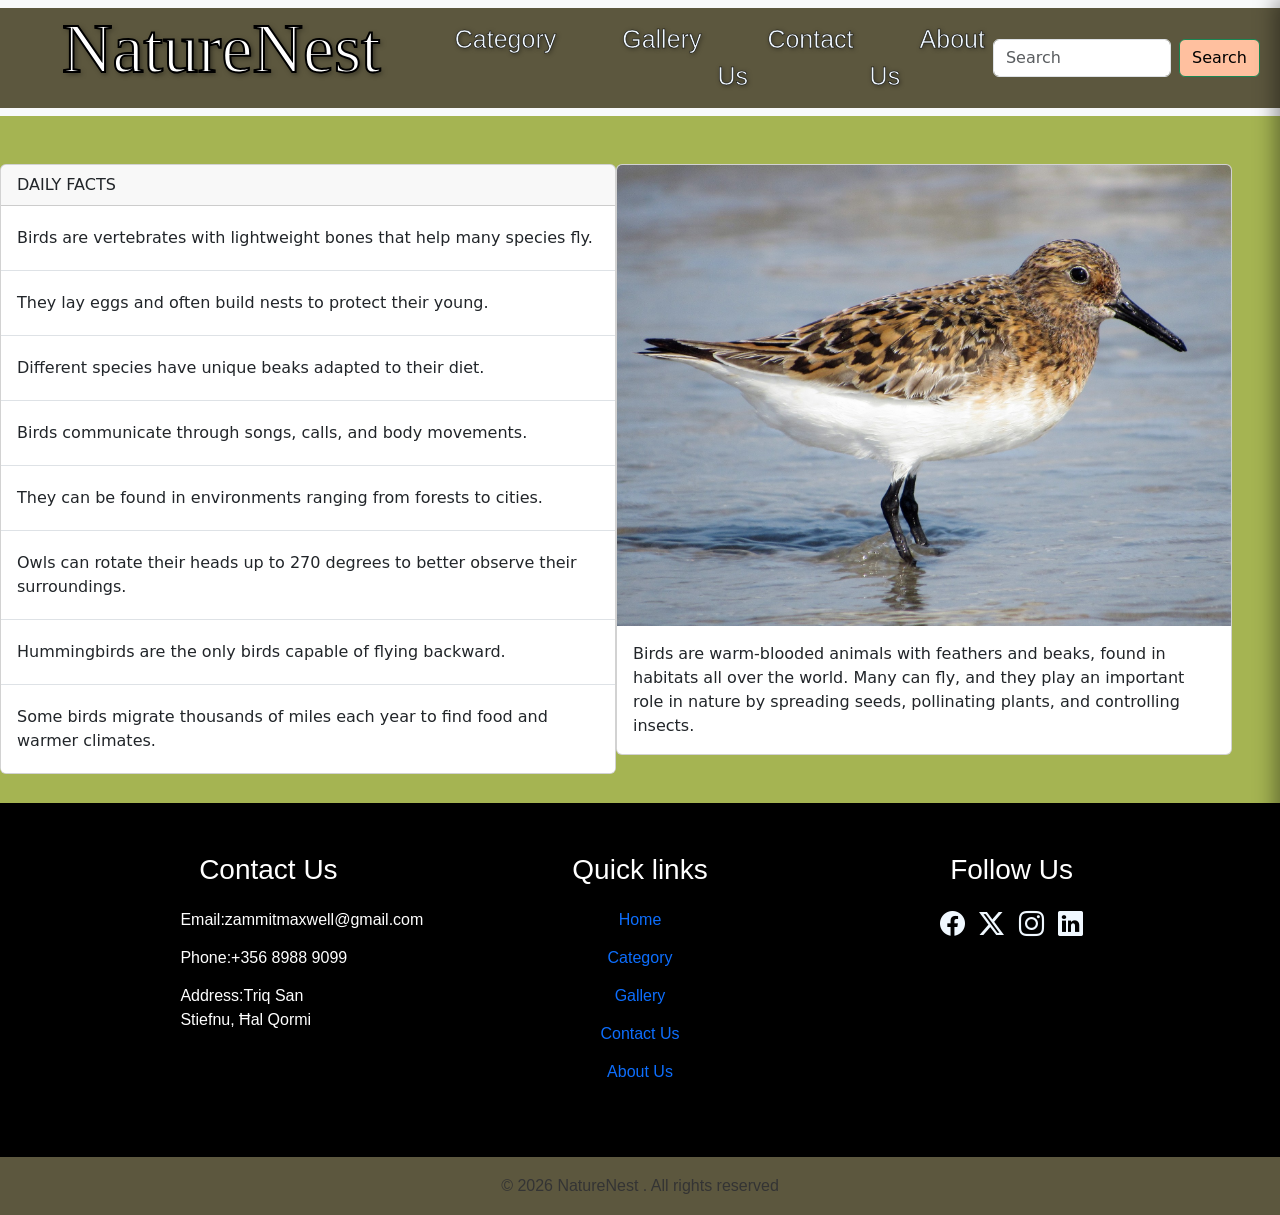
<file: index.html>
<!DOCTYPE html>
<html lang="en">
<head>
    <meta charset="UTF-8">
    <meta name="viewport" content="width=device-width, initial-scale=1.0">
    <title>Home Page</title>
    
    
    <link href="https://cdn.jsdelivr.net/npm/bootstrap@5.3.0/dist/css/bootstrap.min.css" rel="stylesheet">
    <link rel="stylesheet" href="style.css">
    <link href="https://cdn.jsdelivr.net/npm/bootstrap-icons@1.11.3/font/bootstrap-icons.min.css" rel="stylesheet">
    
</head>

<body>
    
    <script src="https://cdn.jsdelivr.net/npm/bootstrap@5.3.0/dist/js/bootstrap.bundle.min.js"></script>
    
    <!-- The navbar, what I did so far is color(css) and changed the names -->
    <nav class="navbar navbar-expand-lg bg-body-tertiary">
        <div class="container-fluid">
            <a class="navbar-brand" href="index.html">NatureNest</a>
            <button class="navbar-toggler" type="button" data-bs-toggle="collapse" data-bs-target="#navbarSupportedContent" aria-controls="navbarSupportedContent" aria-expanded="false" aria-label="Toggle navigation">
                <span class="navbar-toggler-icon"></span>
            </button>
            <div class="collapse navbar-collapse" id="navbarSupportedContent">
                <ul class="navbar-nav me-auto mb-2 mb-lg-0 text-align: center">
                    <li class="nav-item">
                        <a class="nav-link" href="category.html">Category</a>
                    </li>
                    <li class="nav-item">
                        <a class="nav-link" href="gallery.html">Gallery</a>
                    </li>
                    <li class="nav-item">
                        <a class="nav-link" href="contact us.html">Contact Us</a>
                    </li>
                    <li class="nav-item">
                        <a class="nav-link" href="about us.html">About Us</a>
                    </li>
                </ul>
                <form class="d-flex" role="search">
                    <input class="form-control type="search" placeholder="Search" aria-label="Search"/>
                    <button class="btn btn-outline-success  me-2 ms-2"" type="submit">Search</button>
                </form>
            </div>
        </div>
    </nav>
    
    <!-- I did a box with daily facts of birds that that is visble on the left side of the page-->
    <div class="d-flex justify-content-between align-items-start">
        <div class="card ms-auto mt-5" style="width: 40rem;">
            <div class="card-header">
                DAILY FACTS
            </div>
            <ul class="list-group list-group-flush">
                <li class="list-group-item">Birds are vertebrates with lightweight bones that help many species fly.</li>
                <li class="list-group-item">They lay eggs and often build nests to protect their young.</li>
                <li class="list-group-item">Different species have unique beaks adapted to their diet.</li>
                <li class="list-group-item">Birds communicate through songs, calls, and body movements.</li>
                <li class="list-group-item">They can be found in environments ranging from forests to cities.</li>
                <li class="list-group-item">Owls can rotate their heads up to 270 degrees to better observe their surroundings.</li>
                <li class="list-group-item">Hummingbirds are the only birds capable of flying backward.</li>
                <li class="list-group-item">Some birds migrate thousands of miles each year to find food and warmer climates.</li>
            </ul>
        </div>
        
        
        
        
        <div class= "card ms-auto me-5 mt-5 mb-5" style= "width: 40rem;" >
            <img src="/Images of birds/Birds photos/1800.jpg" class="card-img-top" alt="https://cdn.download.ams.birds.cornell.edu/api/v1/asset/64814541/1800">
            <div class="card-body">
                <p class="card-text">Birds are warm-blooded animals with feathers and beaks, found in habitats all over the world. Many can fly, and they play an important role in nature by spreading seeds, pollinating plants, and controlling insects.</p>
            </div>
        </div>
    </div>
    
    <!-- footer. tried finding something on boostsrap but couldnt find anything, so I went on youtube and browse some vids and follow a vid that i liked-->
    <footer>
        <div class="container">
            <div class="footer-content">
                <h3>Contact Us</h3>
                <p>Email:zammitmaxwell@gmail.com</p>
                <p>Phone:+356 8988 9099</p>
                <p>Address:Triq San Stiefnu, Ħal Qormi</p>
            </div>
            
            <div class="footer-content">
                <h3>Quick links</h3>
                <ul class="list">
                    <li><a href="index.html">Home</a></li>
                    <li><a href="category.html">Category</a></li>
                    <li><a href="gallery.html">Gallery</a></li>
                    <li><a href="contact us.html">Contact Us</a></li>
                    <li><a href="about us.html">About Us</a></li>
                </ul>
            </div>
            <div class="footer-content">
                <h3>Follow Us</h3>
                <ul class="social-icons">
                    <li><a href="https://www.facebook.com/"><i class="bi bi-facebook"></i></a></li>
                    <li><a href="https://x.com/"><i class="bi bi-twitter-x"></i></a></li>
                    <li><a href="https://www.instagram.com/"><i class="bi bi-instagram"></i></a></li>
                    <li><a href="https://mt.linkedin.com/"><i class="bi bi-linkedin"></i></a></li>
                </ul>
            </div>
        </div>
        <div class="bottom-bar">
            <p>&copy; 2026 NatureNest . All rights reserved</p>
        </div>
    </footer>
    
    <!-- Firsty with the help of youtube and boostrap but mainly youtube, I created a sidebar with a sign in and sign up ( doesnt work) what I did was create a link(a) to the two bottoms so when the user press login it takes them to the home page -->

    <div class="login-sidebar">
        <h2>Login</h2>
        <input type="text" placeholder="Username">
        <input type="password" placeholder="Password">
        <a href="index.html"><button>Login</button></a>
        <hr>
        <h3>Sign Up</h3>
        <input type="email" placeholder="Email">
        <input type="password" placeholder="Create Password">
        <a href="index.html"> <button>Sign Up</button></a>
    </div>
    
</body>
</html>
</file>
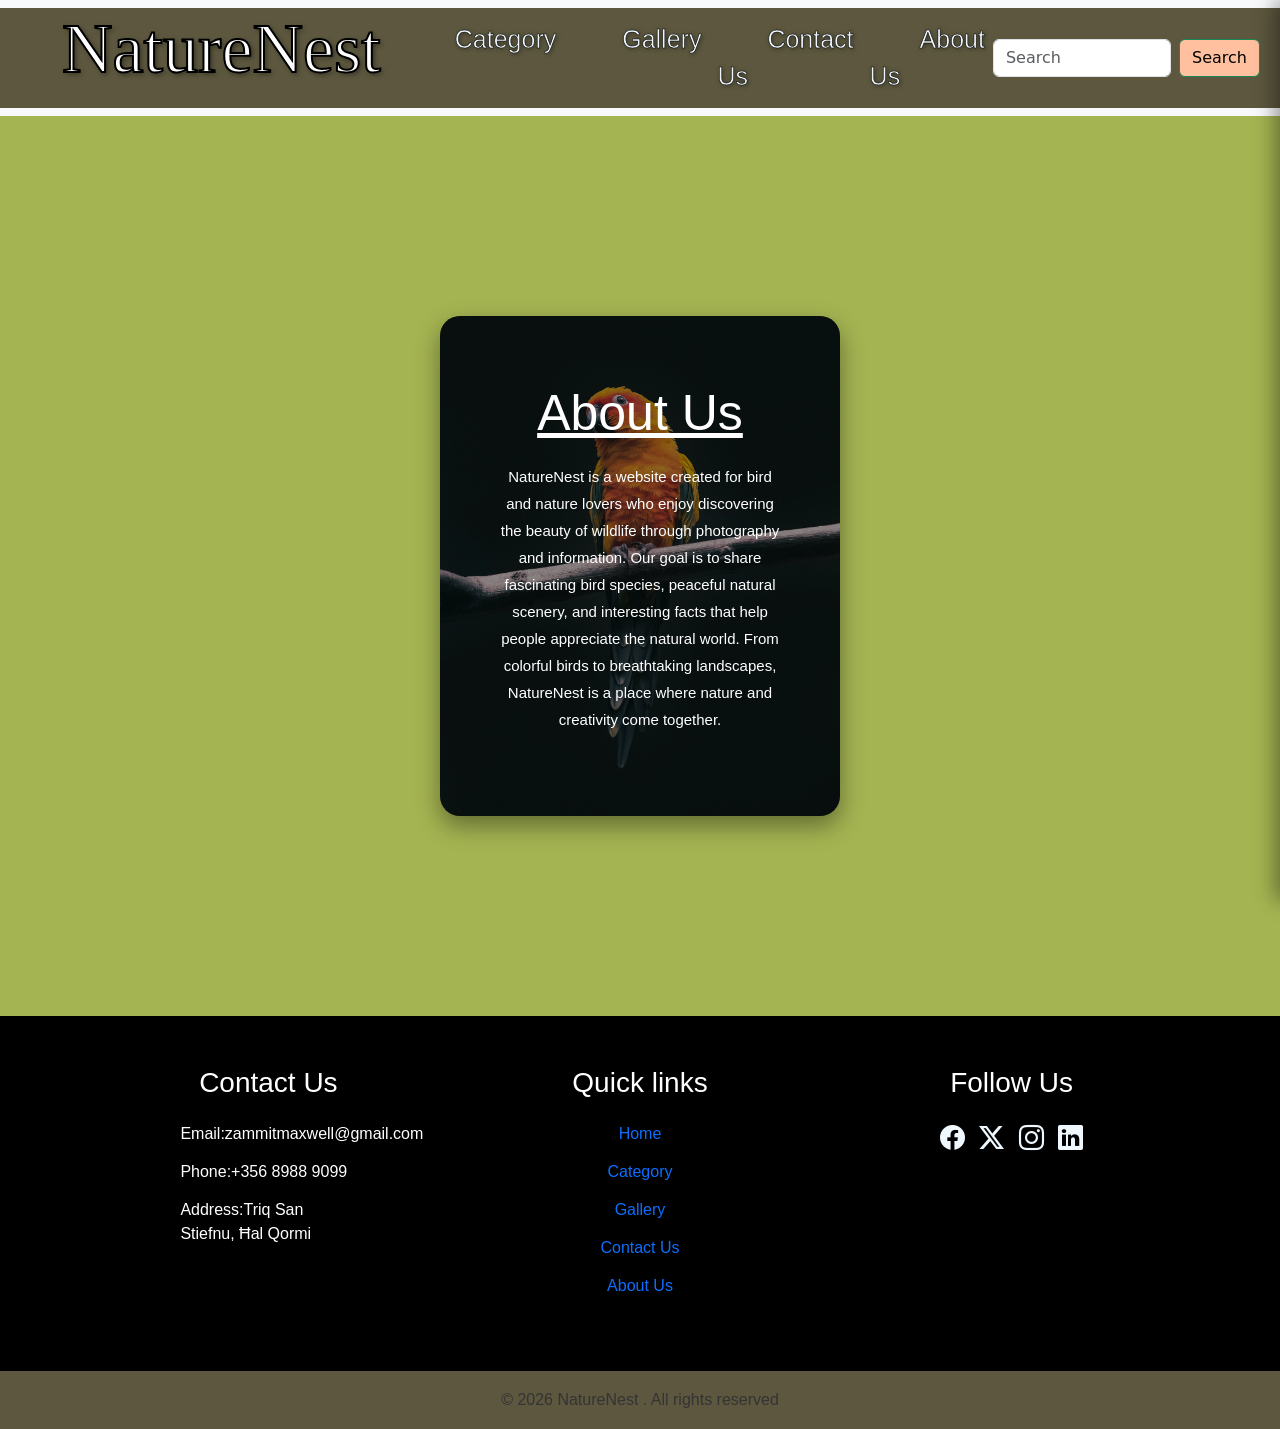
<file: about us.html>
<!DOCTYPE html>
<html lang="en">
<head>
    <meta charset="UTF-8">
    <meta name="viewport" content="width=device-width, initial-scale=1.0">
    <title>About us</title>
    
    <link href="https://cdn.jsdelivr.net/npm/bootstrap@5.3.0/dist/css/bootstrap.min.css" rel="stylesheet">
    <link href="https://cdn.jsdelivr.net/npm/bootstrap-icons@1.11.3/font/bootstrap-icons.min.css" rel="stylesheet">
    <link rel="stylesheet" href="style.css">
    
    
</head>
<body>
    
    <!-- pasted the same navbar and did the same stuff with the linking pages -->
    <nav class="navbar navbar-expand-lg bg-body-tertiary">
        <div class="container-fluid">
            <a class="navbar-brand" href="index.html">NatureNest</a>
            <button class="navbar-toggler" type="button" data-bs-toggle="collapse" data-bs-target="#navbarSupportedContent" aria-controls="navbarSupportedContent" aria-expanded="false" aria-label="Toggle navigation">
                <span class="navbar-toggler-icon"></span>
            </button>
            <div class="collapse navbar-collapse" id="navbarSupportedContent">
                <ul class="navbar-nav me-auto mb-2 mb-lg-0 text-align: center">
                    <li class="nav-item">
                        <a class="nav-link" href="category.html">Category</a>
                    </li>
                    <li class="nav-item">
                        <a class="nav-link" href="gallery.html">Gallery</a>
                    </li>
                    <li class="nav-item">
                        <a class="nav-link" href="contact us.html">Contact Us</a>
                    </li>
                    <li class="nav-item">
                        <a class="nav-link" href="about us.html">About Us</a>
                    </li>
                </ul>
                <form class="d-flex" role="search">
                    <input class="form-control type="search" placeholder="Search" aria-label="Search"/>
                    <button class="btn btn-outline-success  me-2 ms-2"" type="submit">Search</button>
                </form>
            </div>
        </div>
    </nav>
    

<!-- what i did is a about me card with a background images with the help of boostrap and youtube -->
<div>
    <div class="about-section">
        <div class="about-card">
            <div class="card-content">
                <h2>About Us</h2>
                <p>
                    NatureNest is a website created for bird and nature lovers who enjoy discovering the beauty of wildlife through photography and information. Our goal is to share fascinating bird species, peaceful natural scenery, and interesting facts that help people appreciate the natural world. From colorful birds to breathtaking landscapes, NatureNest is a place where nature and creativity come together.
                </p>
            </div>
        </div>
    </div>
    
    <div>
        <footer>
            <div class="container">
                <div class="footer-content">
                    <h3>Contact Us</h3>
                    <p>Email:zammitmaxwell@gmail.com</p>
                    <p>Phone:+356 8988 9099</p>
                    <p>Address:Triq San Stiefnu, Ħal Qormi</p>
                </div>
                
                <div class="footer-content">
                    <h3>Quick links</h3>
                    <ul class="list">
                        <li><a href="index.html">Home</a></li>
                        <li><a href="category.html">Category</a></li>
                        <li><a href="gallery.html">Gallery</a></li>
                        <li><a href="contact us.html">Contact Us</a></li>
                        <li><a href="about us.html">About Us</a></li>
                    </ul>
                </div>
                <div class="footer-content">
                    <h3>Follow Us</h3>
                    <ul class="social-icons">
                        <li><a href="https://www.facebook.com/"><i class="bi bi-facebook"></i></a></li>
                        <li><a href="https://x.com/"><i class="bi bi-twitter-x"></i></a></li>
                        <li><a href="https://www.instagram.com/"><i class="bi bi-instagram"></i></a></li>
                        <li><a href="https://mt.linkedin.com/"><i class="bi bi-linkedin"></i></a></li>
                    </ul>
                </div>
            </div>
            <div class="bottom-bar">
                <p>&copy; 2026 NatureNest . All rights reserved</p>
            </div>
        </footer>
    </div>
    
<!-- Firsty with the help of youtube and boostrap but mainly youtube, I created a sidebar with a sign in and sign up ( doesnt work) what I did was create a link(a) to the two bottoms so when the user press login it takes them to the home page -->

    <div class="login-sidebar">
        <h2>Login</h2>
        <input type="text" placeholder="Username">
        <input type="password" placeholder="Password">
        <a href="index.html"><button>Login</button></a>
        <hr>
        <h3>Sign Up</h3>
        <input type="email" placeholder="Email">
        <input type="password" placeholder="Create Password">
        <a href="index.html"> <button>Sign Up</button></a>
    </div>

</body>
    </html>
</file>
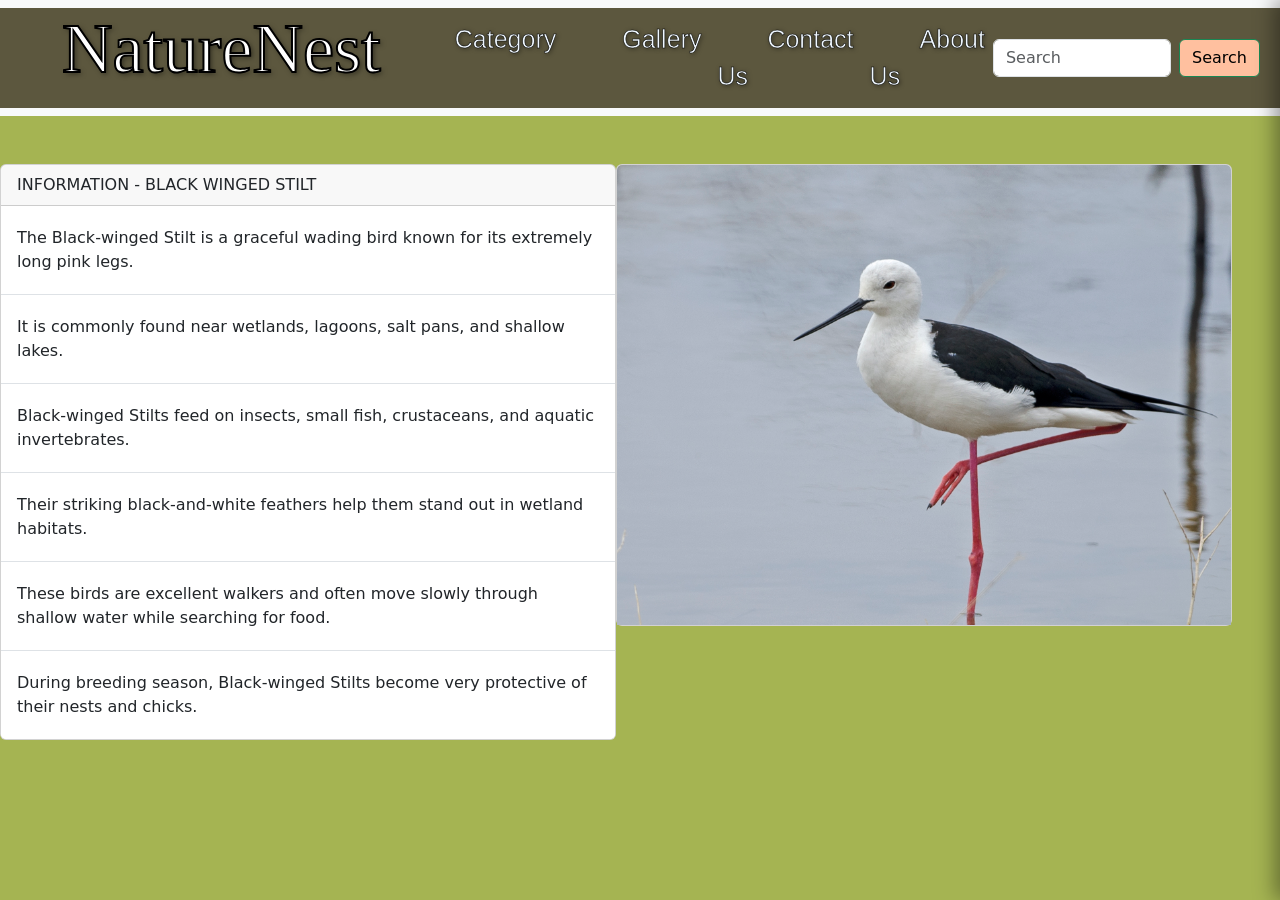
<file: Blackwingedstilt.html>
<!DOCTYPE html>
<html lang="en">
<head>
    <meta charset="UTF-8">
    <meta name="viewport" content="width=device-width, initial-scale=1.0">
    <title>Black Winged Stilt</title>
    
    <link href="https://cdn.jsdelivr.net/npm/bootstrap@5.3.0/dist/css/bootstrap.min.css" rel="stylesheet">
    <link rel="stylesheet" href="style.css">
    <link href="https://cdn.jsdelivr.net/npm/bootstrap-icons@1.11.3/font/bootstrap-icons.min.css" rel="stylesheet">
    
    
</head>
<body>
    
    <nav class="navbar navbar-expand-lg bg-body-tertiary">
        <div class="container-fluid">
            <a class="navbar-brand" href="index.html">NatureNest</a>
            <button class="navbar-toggler" type="button" data-bs-toggle="collapse" data-bs-target="#navbarSupportedContent" aria-controls="navbarSupportedContent" aria-expanded="false" aria-label="Toggle navigation">
                <span class="navbar-toggler-icon"></span>
            </button>
            <div class="collapse navbar-collapse" id="navbarSupportedContent">
                <ul class="navbar-nav me-auto mb-2 mb-lg-0 text-align: center">
                    <li class="nav-item">
                        <a class="nav-link" href="category.html">Category</a>
                    </li>
                    <li class="nav-item">
                        <a class="nav-link" href="gallery.html">Gallery</a>
                    </li>
                    <li class="nav-item">
                        <a class="nav-link" href="contact us.html">Contact Us</a>
                    </li>
                    <li class="nav-item">
                        <a class="nav-link" href="about us.html">About Us</a>
                    </li>
                </ul>
                <form class="d-flex" role="search">
                    <input class="form-control type="search" placeholder="Search" aria-label="Search"/>
                    <button class="btn btn-outline-success  me-2 ms-2"" type="submit">Search</button>
                </form>
            </div>
        </div>
    </nav>
    
<div class="d-flex justify-content-between align-items-start">
        <div class="card ms-auto mt-5" style="width: 40rem;">
            <div class="card-header">
                INFORMATION - BLACK WINGED STILT
            </div>
            <ul class="list-group list-group-flush">
                <li class="list-group-item">The Black-winged Stilt is a graceful wading bird known for its extremely long pink legs.</li>
                <li class="list-group-item">It is commonly found near wetlands, lagoons, salt pans, and shallow lakes.</li>
                <li class="list-group-item">Black-winged Stilts feed on insects, small fish, crustaceans, and aquatic invertebrates.</li>
                <li class="list-group-item">Their striking black-and-white feathers help them stand out in wetland habitats.</li>
                <li class="list-group-item">These birds are excellent walkers and often move slowly through shallow water while searching for food.</li>
                <li class="list-group-item">During breeding season, Black-winged Stilts become very protective of their nests and chicks.</li>
            </ul>
        </div>
        
        
        <div class= "card ms-auto me-5 mt-5 mb-5" style= "width: 40rem;" >
            <img src="/Images of birds/Birds photos/new black.jpg" class="card-img-top" alt="">
        </div>
    </div>
    
<!-- Firsty with the help of youtube and boostrap but mainly youtube, I created a sidebar with a sign in and sign up ( doesnt work) what I did was create a link(a) to the two bottoms so when the user press login it takes them to the home page -->

    <div class="login-sidebar">
        <h2>Login</h2>
        <input type="text" placeholder="Username">
        <input type="password" placeholder="Password">
        <a href="index.html"><button>Login</button></a>
        <hr>
        <h3>Sign Up</h3>
        <input type="email" placeholder="Email">
        <input type="password" placeholder="Create Password">
        <a href="index.html"> <button>Sign Up</button></a>
    </div>
    
</body>
</html>
</file>
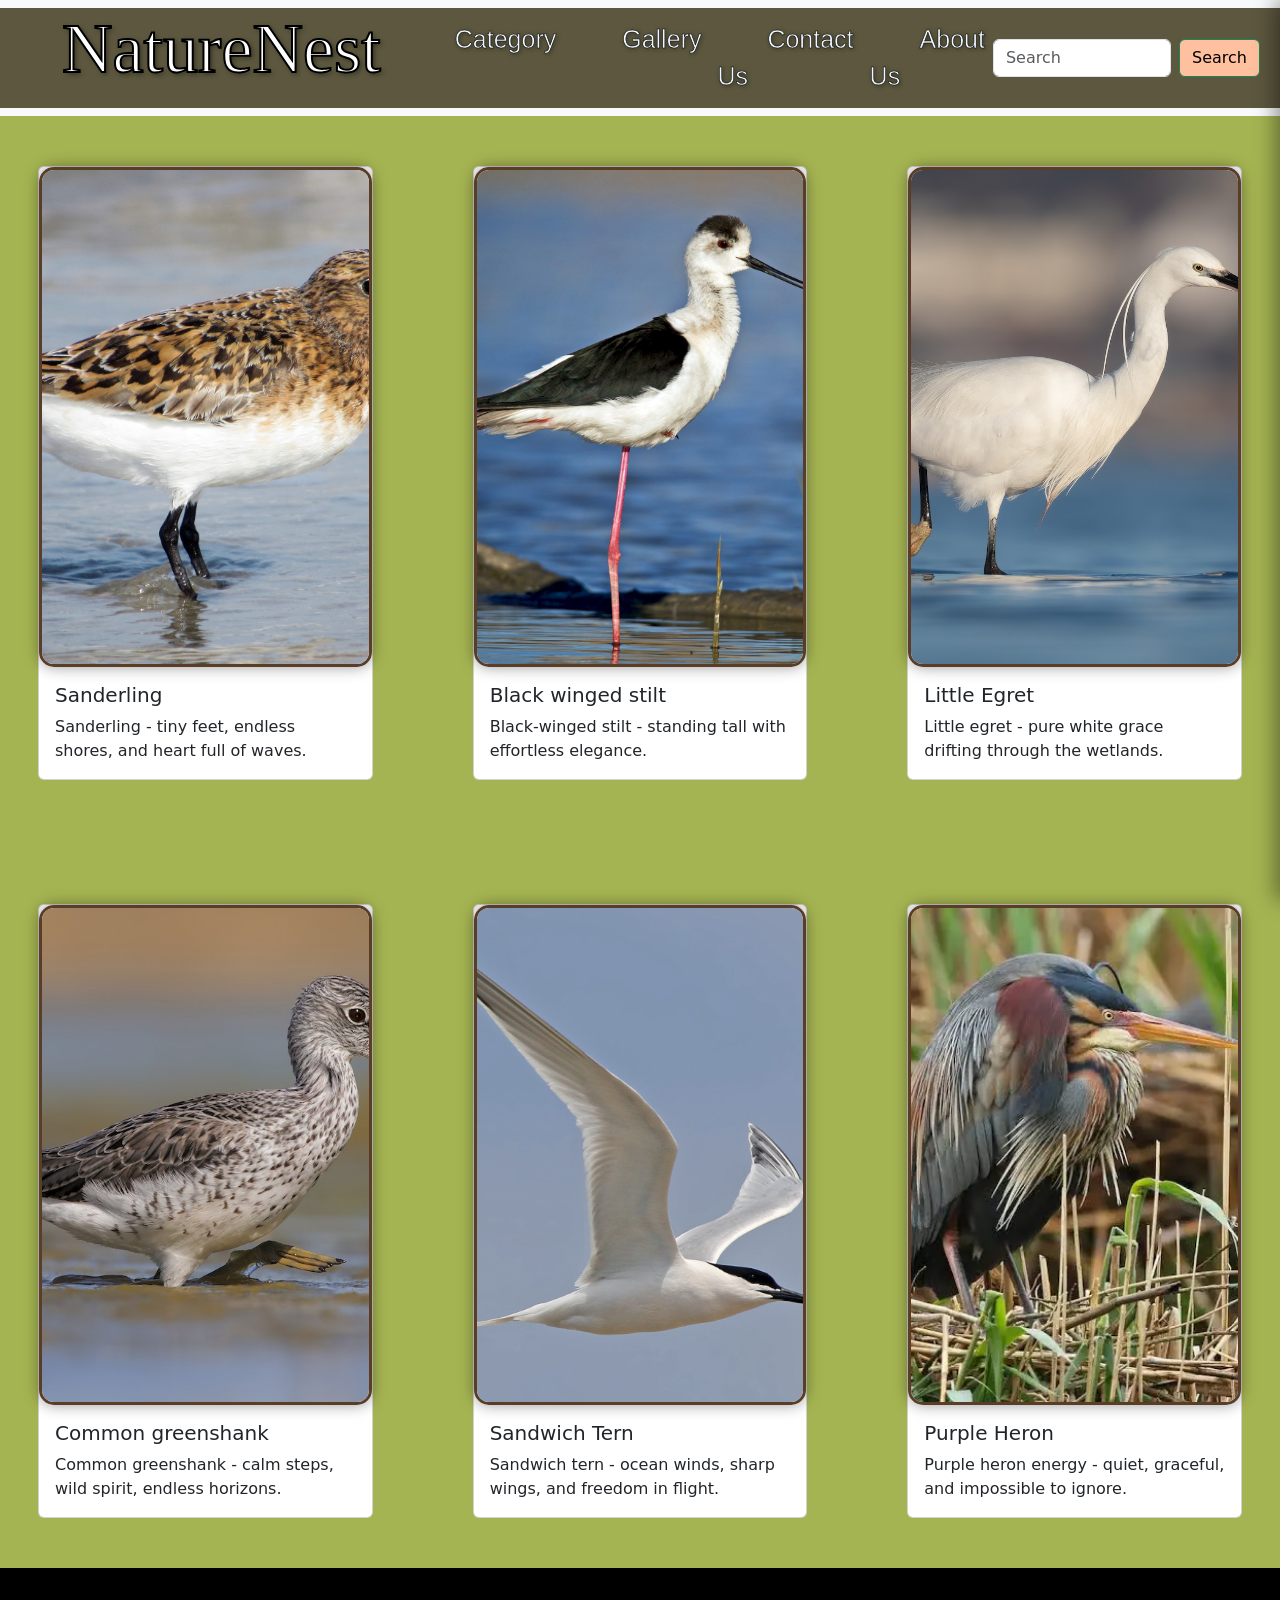
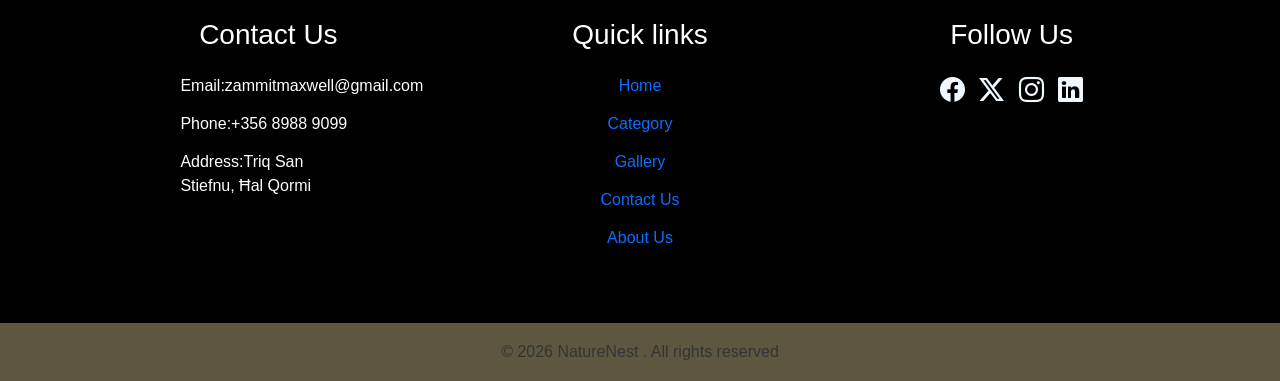
<file: category.html>
<!DOCTYPE html>
<html lang="en">
<head>
    <meta charset="UTF-8">
    <meta name="viewport" content="width=device-width, initial-scale=1.0">
    <title>Category of Birds</title>
    
    <link href="https://cdn.jsdelivr.net/npm/bootstrap@5.3.0/dist/css/bootstrap.min.css" rel="stylesheet">
    <link href="https://cdn.jsdelivr.net/npm/bootstrap-icons@1.11.3/font/bootstrap-icons.min.css" rel="stylesheet">
    <link rel="stylesheet" href="style.css">
    
</head>

<!-- what i did was create a new page (categoryy) and paste the same navbar and also linked it to when i press category it goes to that page and linked it back from the logo-->
<body>
    <nav class="navbar navbar-expand-lg bg-body-tertiary">
        <div class="container-fluid">
            <a class="navbar-brand" href="index.html">NatureNest</a>
            <button class="navbar-toggler" type="button" data-bs-toggle="collapse" data-bs-target="#navbarSupportedContent" aria-controls="navbarSupportedContent" aria-expanded="false" aria-label="Toggle navigation">
                <span class="navbar-toggler-icon"></span>
            </button>
            <div class="collapse navbar-collapse" id="navbarSupportedContent">
                <ul class="navbar-nav me-auto mb-2 mb-lg-0 text-align: center">
                    <li class="nav-item">
                        <a class="nav-link" href="category.html">Category</a>
                    </li>
                    <li class="nav-item">
                        <a class="nav-link" href="gallery.html">Gallery</a>
                    </li>
                    <li class="nav-item">
                        <a class="nav-link" href="contact us.html">Contact Us</a>
                    </li>
                    <li class="nav-item">
                        <a class="nav-link" href="about us.html">About Us</a>
                    </li>
                </ul>
                <form class="d-flex" role="search">
                    <input class="form-control type="search" placeholder="Search" aria-label="Search"/>
                    <button class="btn btn-outline-success  me-2 ms-2"" type="submit">Search</button>
                </form>
            </div>
        </div>
    </nav>
    
    <!-- I went on boostrap and press on the card section and i selected one that that i thought was good for my website, just added the images and changed the title and para. then played with the padding of the cards in css.-->
    <div class="row row-cols-1 row-cols-md-3 g-4">
        <div class="col">
            <div class="card">
                <a href="sanderling.html" class="card-link">
                <img src="/Images of birds/Birds photos/1800.jpg" class="card-img-top" alt="...">
                <div class="card-body">
                    <h5 class="card-title">Sanderling</h5>
                    <p class="card-text">Sanderling - tiny feet, endless shores, and heart full of waves.</p>
                </div>
            </a>
            </div>
        </div>
        <div class="col">
            <div class="card">
                <a href="Blackwingedstilt.html" class="card-link">
                <img src="/Images of birds/Birds photos/1800 (1).jpg" class="card-img-top" alt="...">
                <div class="card-body">
                    <h5 class="card-title">Black winged stilt</h5>
                    <p class="card-text">Black-winged stilt - standing tall with effortless elegance.</p>
                </div>
            </a>
            </div>
        </div>
        <div class="col">
            <div class="card">
                <a href="LittleEgret.html" class="card-link">
                <img src="/Images of birds/Birds photos/1200.jpg" class="card-img-top" alt="...">
                <div class="card-body">
                    <h5 class="card-title">Little Egret</h5>
                    <p class="card-text">Little egret - pure white grace drifting through the wetlands.</p>
                </div>
            </a>
            </div>
        </div>
        <div class="col">
            <div class="card">
                <a href="Commongreenshank.html" class="card-link">
                <img src="/Images of birds/Birds photos/900.jpg" class="card-img-top" alt="...">
                <div class="card-body">
                    <h5 class="card-title">Common greenshank</h5>
                    <p class="card-text">Common greenshank - calm steps, wild spirit, endless horizons.</p>
                </div>
            </a>
            </div>
        </div>
        
        <div class="col">
            <div class="card">
                <a href="sandwichtern.html" class="card-link">
                <img src="/Images of birds/Birds photos/1800 (2).jpg" class="card-img-top" alt="...">
                <div class="card-body">
                    <h5 class="card-title">Sandwich Tern</h5>
                    <p class="card-text">Sandwich tern - ocean winds, sharp wings, and freedom in flight.</p>
                </div>
            </a>
            </div>
        </div>
        <div class="col">
            <div class="card">
                <a href="purpleheron.html" class="card-link">
                <img src="/Images of birds/Birds photos/images.webp" class="card-img-top" alt="...">
                <div class="card-body">
                    <h5 class="card-title">Purple Heron</h5>
                    <p class="card-text">Purple heron energy - quiet, graceful, and impossible to ignore.</p>
                </a>
                </div>
            </div>
        </div>
    </div>
    
    <!-- I jst copyed the footer from index.html.-->
    <footer>
        <div class="container">
            <div class="footer-content">
                <h3>Contact Us</h3>
                <p>Email:zammitmaxwell@gmail.com</p>
                <p>Phone:+356 8988 9099</p>
                <p>Address:Triq San Stiefnu, Ħal Qormi</p>
            </div>
            
            <div class="footer-content">
                <h3>Quick links</h3>
                <ul class="list">
                    <li><a href="index.html">Home</a></li>
                    <li><a href="category.html">Category</a></li>
                    <li><a href="gallery.html">Gallery</a></li>
                    <li><a href="contact us.html">Contact Us</a></li>
                    <li><a href="about us.html">About Us</a></li>
                </ul>
            </div>
            <div class="footer-content">
                <h3>Follow Us</h3>
                <ul class="social-icons">
                <li><a href="https://www.facebook.com/"><i class="bi bi-facebook"></i></a></li>
                <li><a href="https://x.com/"><i class="bi bi-twitter-x"></i></a></li>
                <li><a href="https://www.instagram.com/"><i class="bi bi-instagram"></i></a></li>
                <li><a href="https://mt.linkedin.com/"><i class="bi bi-linkedin"></i></a></li>
                </ul>
            </div>
        </div>
        <div class="bottom-bar">
            <p>&copy; 2026 NatureNest . All rights reserved</p>
        </div>
    </footer>

<!-- Firsty with the help of youtube and boostrap but mainly youtube, I created a sidebar with a sign in and sign up ( doesnt work) what I did was create a link(a) to the two bottoms so when the user press login it takes them to the home page -->

    <div class="login-sidebar">
        <h2>Login</h2>
        <input type="text" placeholder="Username">
        <input type="password" placeholder="Password">
        <a href="index.html"><button>Login</button></a>
        <hr>
        <h3>Sign Up</h3>
        <input type="email" placeholder="Email">
        <input type="password" placeholder="Create Password">
        <a href="index.html"> <button>Sign Up</button></a>
    </div>

</body>
</html>
</file>
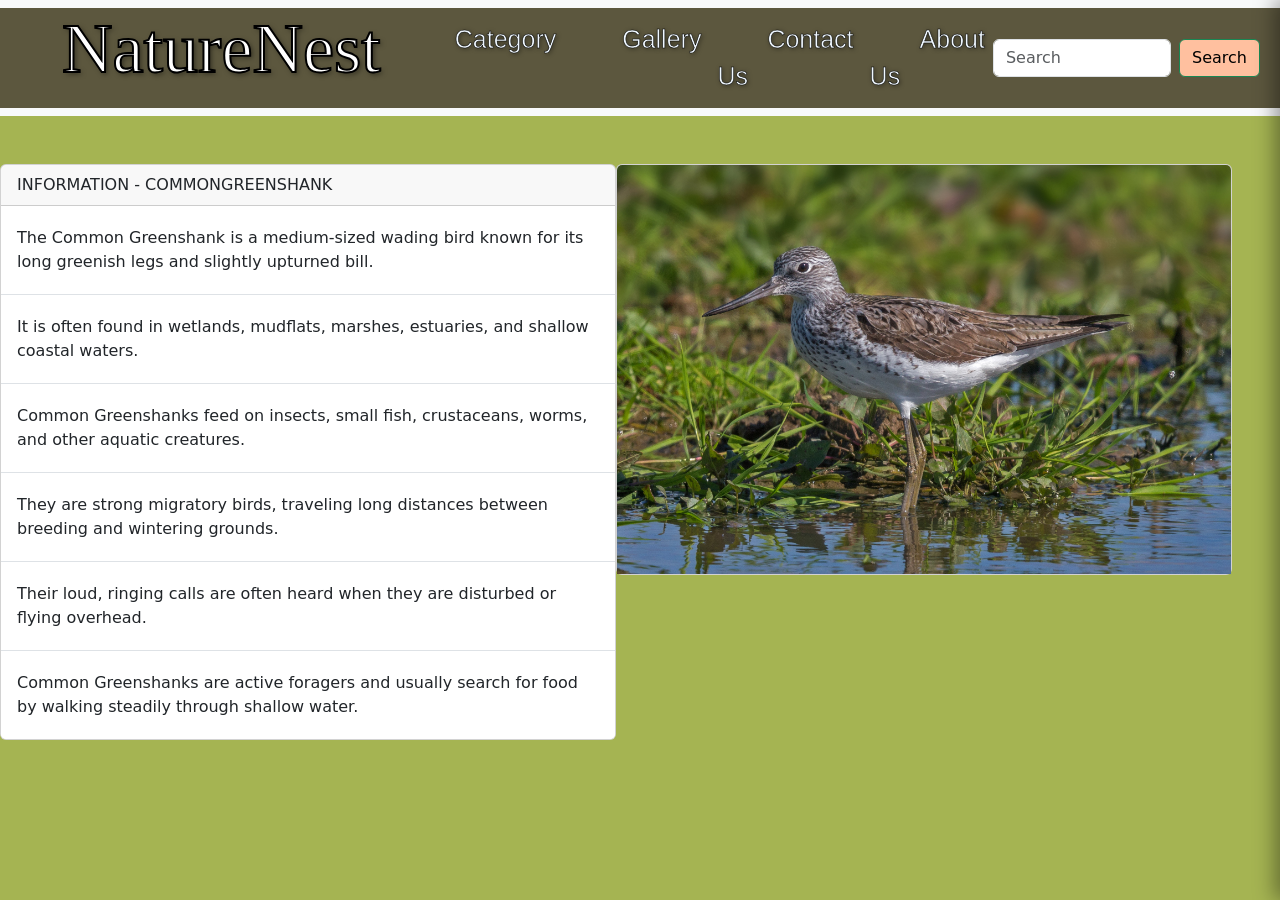
<file: Commongreenshank.html>
<!DOCTYPE html>
<html lang="en">
<head>
    <meta charset="UTF-8">
    <meta name="viewport" content="width=device-width, initial-scale=1.0">
    <title>Common Greenshank</title>
    
    <link href="https://cdn.jsdelivr.net/npm/bootstrap@5.3.0/dist/css/bootstrap.min.css" rel="stylesheet">
    <link rel="stylesheet" href="style.css">
    <link href="https://cdn.jsdelivr.net/npm/bootstrap-icons@1.11.3/font/bootstrap-icons.min.css" rel="stylesheet">
    
</head>


<body>
    
    <nav class="navbar navbar-expand-lg bg-body-tertiary">
        <div class="container-fluid">
            <a class="navbar-brand" href="index.html">NatureNest</a>
            <button class="navbar-toggler" type="button" data-bs-toggle="collapse" data-bs-target="#navbarSupportedContent" aria-controls="navbarSupportedContent" aria-expanded="false" aria-label="Toggle navigation">
                <span class="navbar-toggler-icon"></span>
            </button>
            <div class="collapse navbar-collapse" id="navbarSupportedContent">
                <ul class="navbar-nav me-auto mb-2 mb-lg-0 text-align: center">
                    <li class="nav-item">
                        <a class="nav-link" href="category.html">Category</a>
                    </li>
                    <li class="nav-item">
                        <a class="nav-link" href="gallery.html">Gallery</a>
                    </li>
                    <li class="nav-item">
                        <a class="nav-link" href="contact us.html">Contact Us</a>
                    </li>
                    <li class="nav-item">
                        <a class="nav-link" href="about us.html">About Us</a>
                    </li>
                </ul>
                <form class="d-flex" role="search">
                    <input class="form-control type="search" placeholder="Search" aria-label="Search"/>
                    <button class="btn btn-outline-success  me-2 ms-2"" type="submit">Search</button>
                </form>
            </div>
        </div>
    </nav>

    <div class="d-flex justify-content-between align-items-start">
        <div class="card ms-auto mt-5" style="width: 40rem;">
            <div class="card-header">
                INFORMATION - COMMONGREENSHANK
            </div>
            <ul class="list-group list-group-flush">
                <li class="list-group-item">The Common Greenshank is a medium-sized wading bird known for its long greenish legs and slightly upturned bill.</li>
                <li class="list-group-item">It is often found in wetlands, mudflats, marshes, estuaries, and shallow coastal waters.</li>
                <li class="list-group-item">Common Greenshanks feed on insects, small fish, crustaceans, worms, and other aquatic creatures.</li>
                <li class="list-group-item">They are strong migratory birds, traveling long distances between breeding and wintering grounds.</li>
                <li class="list-group-item">Their loud, ringing calls are often heard when they are disturbed or flying overhead.</li>
                <li class="list-group-item">Common Greenshanks are active foragers and usually search for food by walking steadily through shallow water.</li>
            </ul>
        </div>
        
        
        <div class= "card ms-auto me-5 mt-5 mb-5" style= "width: 40rem;" >
            <img src="/Images of birds/Birds photos/NEW GREEN.jpg" class="card-img-top" alt="">
        </div>
    </div>
    

    <!-- Firsty with the help of youtube and boostrap but mainly youtube, I created a sidebar with a sign in and sign up ( doesnt work) what I did was create a link(a) to the two bottoms so when the user press login it takes them to the home page -->

    <div class="login-sidebar">
        <h2>Login</h2>
        <input type="text" placeholder="Username">
        <input type="password" placeholder="Password">
        <a href="index.html"><button>Login</button></a>
        <hr>
        <h3>Sign Up</h3>
        <input type="email" placeholder="Email">
        <input type="password" placeholder="Create Password">
        <a href="index.html"> <button>Sign Up</button></a>
    </div>

</body>
</html>
</file>
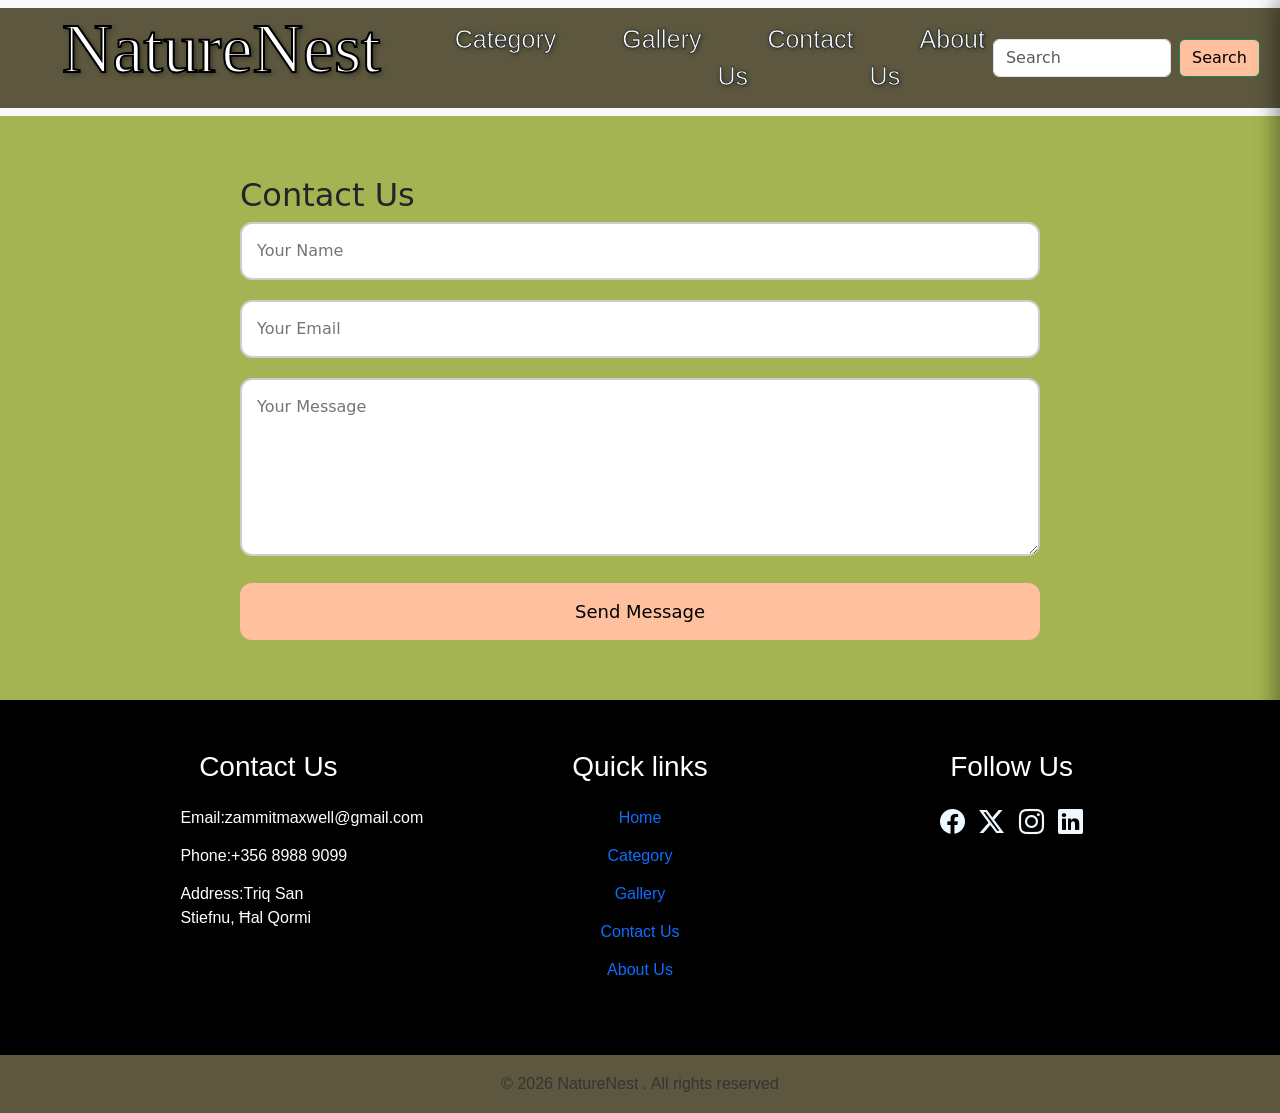
<file: contact us.html>
<!DOCTYPE html>
<html lang="en">
<head>
    <meta charset="UTF-8">
    <meta name="viewport" content="width=device-width, initial-scale=1.0">
    <title>Contact Us</title>
    
    <link href="https://cdn.jsdelivr.net/npm/bootstrap@5.3.0/dist/css/bootstrap.min.css" rel="stylesheet">
    <link rel="stylesheet" href="style.css">
    <link href="https://cdn.jsdelivr.net/npm/bootstrap-icons@1.11.3/font/bootstrap-icons.min.css" rel="stylesheet">
    
</head>
<body>
    
    <!-- pasted the same navbar and linked the pages -->

    <nav class="navbar navbar-expand-lg bg-body-tertiary">
        <div class="container-fluid">
            <a class="navbar-brand" href="index.html">NatureNest</a>
            <button class="navbar-toggler" type="button" data-bs-toggle="collapse" data-bs-target="#navbarSupportedContent" aria-controls="navbarSupportedContent" aria-expanded="false" aria-label="Toggle navigation">
                <span class="navbar-toggler-icon"></span>
            </button>
            <div class="collapse navbar-collapse" id="navbarSupportedContent">
                <ul class="navbar-nav me-auto mb-2 mb-lg-0 text-align: center">
                    <li class="nav-item">
                        <a class="nav-link" href="category.html">Category</a>
                    </li>
                    <li class="nav-item">
                        <a class="nav-link" href="gallery.html">Gallery</a>
                    </li>
                    <li class="nav-item">
                        <a class="nav-link" href="contact us.html">Contact Us</a>
                    </li>
                    <li class="nav-item">
                        <a class="nav-link" href="about us.html">About Us</a>
                    </li>
                </ul>
                <form class="d-flex" role="search">
                    <input class="form-control type="search" placeholder="Search" aria-label="Search"/>
                    <button class="btn btn-outline-success  me-2 ms-2"" type="submit">Search</button>
                </form>
            </div>
        </div>
    </nav>
    
<!-- went on youtube to find a contact form i can follow but then got stucked in a css part and asked chatgpt to help me with it then final part of the vid was to make the form work, so the form does send me a real email (Web3form)-->

    <div class="contact-section">
        <div class="contact-box">
            <h2>Contact Us</h2>
            <form action="https://api.web3forms.com/submit" method="POST">
                <input type="hidden" name="access_key" value="6fe9b3b6-32b2-489d-8c12-2dae97b57cf6">
                <input type="text" name="name"
                placeholder="Your Name" required>
                <input type="email" name="email"
                placeholder="Your Email"  required>
                <textarea
                name="message"
                rows="6"
                placeholder="Your Message"></textarea>
                <button type="submit">
                    Send Message
                </button>
            </form>
        </div>
    </div>
    
  <footer>
        <div class="container">
            <div class="footer-content">
                <h3>Contact Us</h3>
                <p>Email:zammitmaxwell@gmail.com</p>
                <p>Phone:+356 8988 9099</p>
                <p>Address:Triq San Stiefnu, Ħal Qormi</p>
            </div>
            
            <div class="footer-content">
                <h3>Quick links</h3>
                <ul class="list">
                    <li><a href="index.html">Home</a></li>
                    <li><a href="category.html">Category</a></li>
                    <li><a href="gallery.html">Gallery</a></li>
                    <li><a href="contact us.html">Contact Us</a></li>
                    <li><a href="about us.html">About Us</a></li>
                </ul>
            </div>
            <div class="footer-content">
                <h3>Follow Us</h3>
                <ul class="social-icons">
                <li><a href="https://www.facebook.com/"><i class="bi bi-facebook"></i></a></li>
                <li><a href="https://x.com/"><i class="bi bi-twitter-x"></i></a></li>
                <li><a href="https://www.instagram.com/"><i class="bi bi-instagram"></i></a></li>
                <li><a href="https://mt.linkedin.com/"><i class="bi bi-linkedin"></i></a></li>
                </ul>
            </div>
        </div>
        <div class="bottom-bar">
            <p>&copy; 2026 NatureNest . All rights reserved</p>
        </div>
    </footer>

    <!-- Firsty with the help of youtube and boostrap but mainly youtube, I created a sidebar with a sign in and sign up ( doesnt work) what I did was create a link(a) to the two bottoms so when the user press login it takes them to the home page -->

    <div class="login-sidebar">
        <h2>Login</h2>
        <input type="text" placeholder="Username">
        <input type="password" placeholder="Password">
        <a href="index.html"><button>Login</button></a>
        <hr>
        <h3>Sign Up</h3>
        <input type="email" placeholder="Email">
        <input type="password" placeholder="Create Password">
        <a href="index.html"> <button>Sign Up</button></a>
    </div>

    
</body>
</html>
</file>
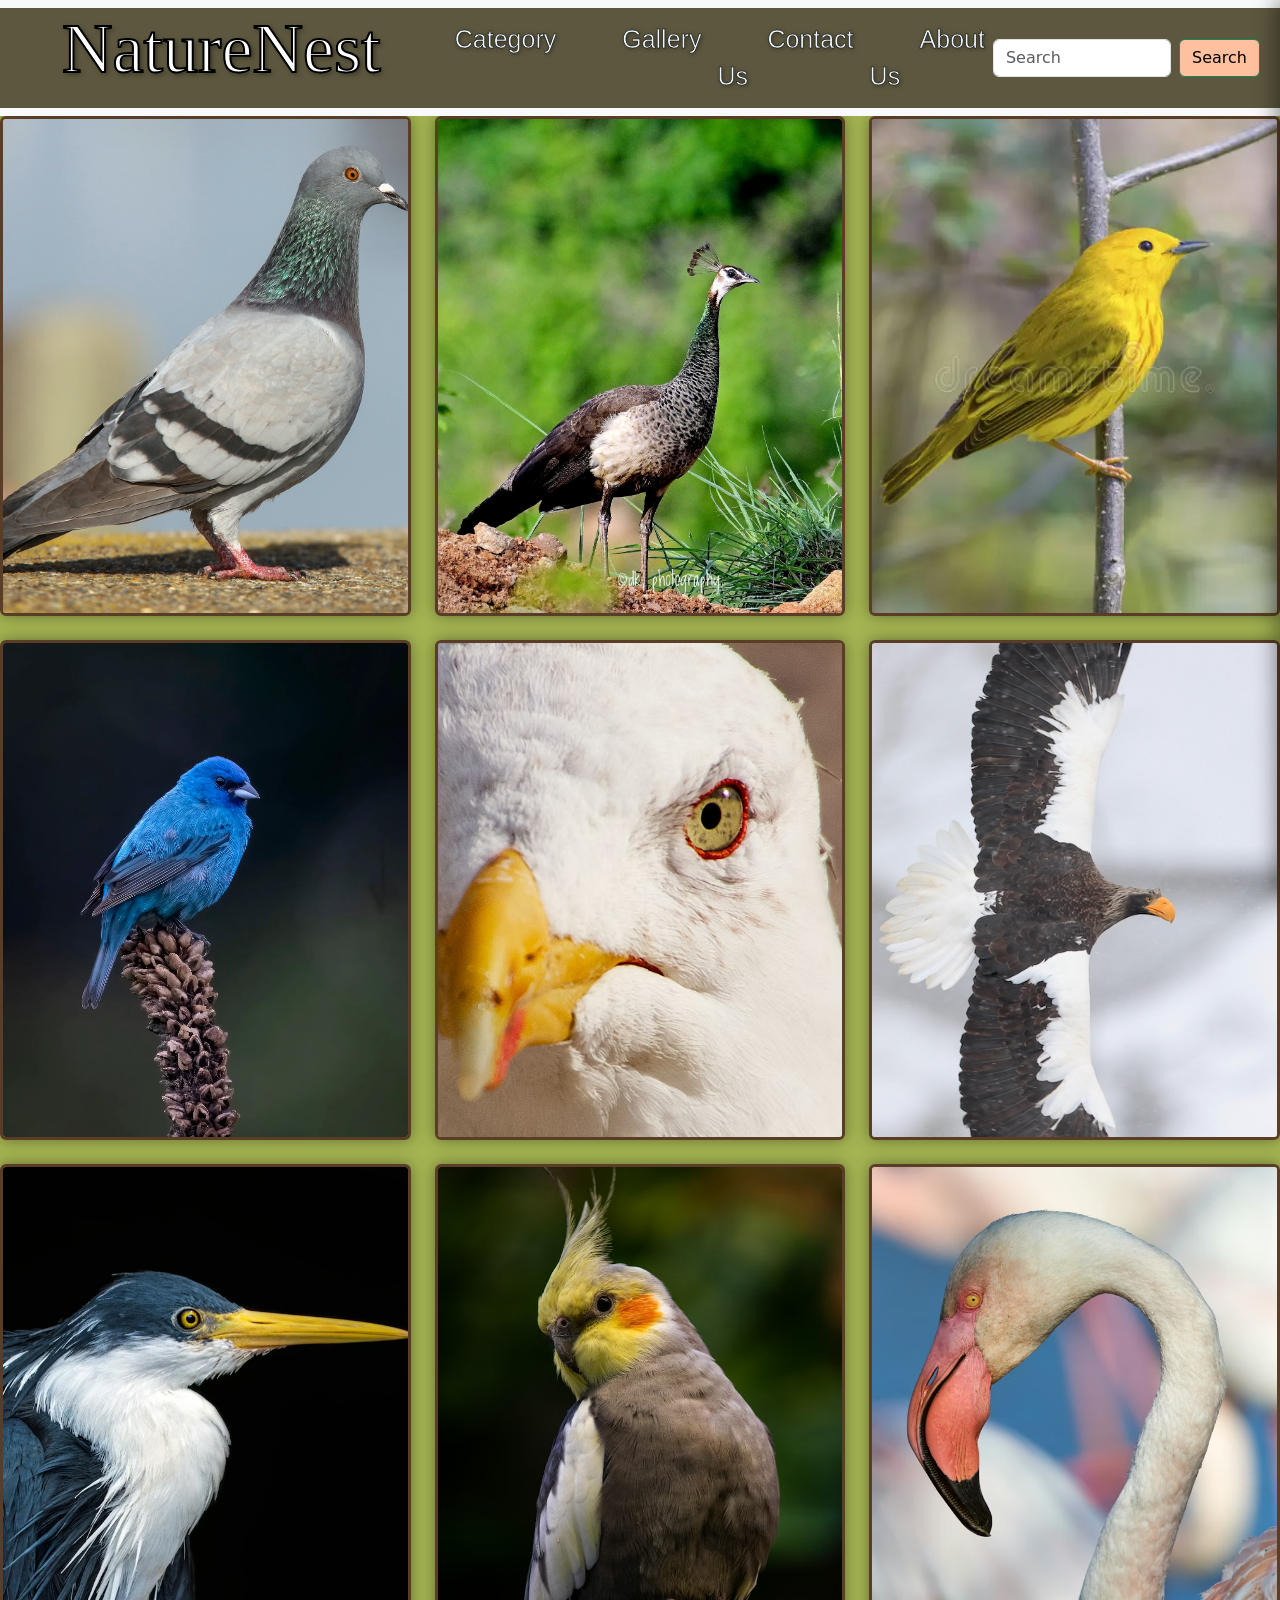
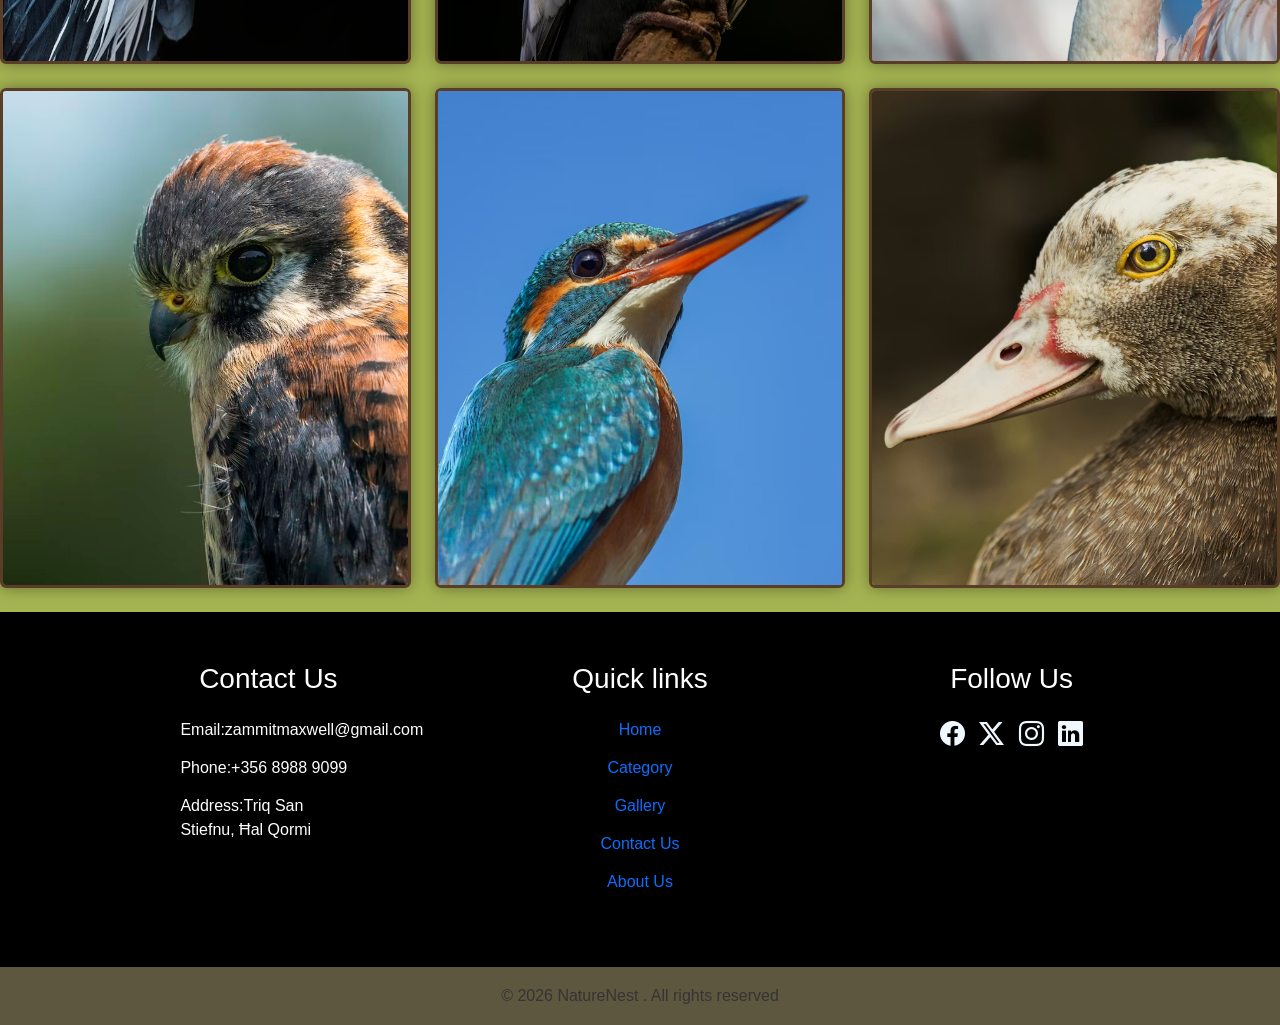
<file: gallery.html>
<!DOCTYPE html>
<html lang="en">
<head>
    <meta charset="UTF-8">
    <meta name="viewport" content="width=device-width, initial-scale=1.0">
    <title>Gallery of Birds</title>
    
    <link href="https://cdn.jsdelivr.net/npm/bootstrap@5.3.0/dist/css/bootstrap.min.css" rel="stylesheet">
    <link href="https://cdn.jsdelivr.net/npm/bootstrap-icons@1.11.3/font/bootstrap-icons.min.css" rel="stylesheet">
    <link rel="stylesheet" href="style.css">
    
</head>
<body>
    <!-- pasted the same navbar and did the same stuff with the linking pages -->
    <nav class="navbar navbar-expand-lg bg-body-tertiary">
        <div class="container-fluid">
            <a class="navbar-brand" href="index.html">NatureNest</a>
            <button class="navbar-toggler" type="button" data-bs-toggle="collapse" data-bs-target="#navbarSupportedContent" aria-controls="navbarSupportedContent" aria-expanded="false" aria-label="Toggle navigation">
                <span class="navbar-toggler-icon"></span>
            </button>
            <div class="collapse navbar-collapse" id="navbarSupportedContent">
                <ul class="navbar-nav me-auto mb-2 mb-lg-0 text-align: center">
                    <li class="nav-item">
                        <a class="nav-link" href="category.html">Category</a>
                    </li>
                    <li class="nav-item">
                        <a class="nav-link" href="gallery.html">Gallery</a>
                    </li>
                    <li class="nav-item">
                        <a class="nav-link" href="contact us.html">Contact Us</a>
                    </li>
                    <li class="nav-item">
                        <a class="nav-link" href="about us.html">About Us</a>
                    </li>
                </ul>
                <form class="d-flex" role="search">
                    <input class="form-control type="search" placeholder="Search" aria-label="Search"/>
                    <button class="btn btn-outline-success  me-2 ms-2"" type="submit">Search</button>
                </form>
            </div>
        </div>
    </nav>
    
    <!-- what i did for my gallery was that i went on mdbootstrap and found a examaple of my liking and just changed the images to my images also pasted it twice to have more images-->
    <div class="row">
        <div class="col-lg-4 col-md-12 mb-4 mb-lg-0">
            <img
            src="/Images of birds/Birds photos/Rock Pigeon.jpg"
            class="w-100 shadow-1-strong rounded mb-4"
            alt="Boat on Calm Water"
            />
            
            <img
            src="/Images of birds/Birds photos/Alpha-Universe-Winter-Birds-Tips-Melissa-Groo-1.webp"
            class="w-100 shadow-1-strong rounded mb-4"
            alt="Wintry Mountain Landscape"
            />
        </div>
        
        <div class="col-lg-4 mb-4 mb-lg-0">
            <img
            src="/Images of birds/Birds photos/503148284_10161498869441770_341340338336429981_n.jpg"
            class="w-100 shadow-1-strong rounded mb-4"
            alt="Mountains in the Clouds"
            />
            
            <img
            src="/Images of birds/Birds photos/gaw.avif"
            class="w-100 shadow-1-strong rounded mb-4"
            alt="Boat on Calm Water"
            />
        </div>
        
        <div class="col-lg-4 mb-4 mb-lg-0">
            <img
            src="/Images of birds/Birds photos/yellow bird.webp"
            class="w-100 shadow-1-strong rounded mb-4"
            alt="Waves at Sea"
            />
            
            <img
            src="/Images of birds/Birds photos/ice bird.jpeg"
            class="w-100 shadow-1-strong rounded mb-4"
            alt="Yosemite National Park"
            />
        </div>
        
        <div class="col-lg-4 col-md-12 mb-4 mb-lg-0">
            <img
            src="/Images of birds/Birds photos/bkack bird.avif"
            class="w-100 shadow-1-strong rounded mb-4"
            alt="Boat on Calm Water"
            />
            
            <img
            src="/Images of birds/Birds photos/HAWEK.avif"
            class="w-100 shadow-1-strong rounded mb-4"
            alt="Wintry Mountain Landscape"
            />
        </div>
        
        <div class="col-lg-4 mb-4 mb-lg-0">
            <img
            src="/Images of birds/Birds photos/cock.avif"
            class="w-100 shadow-1-strong rounded mb-4"
            alt="Mountains in the Clouds"
            />
            
            <img
            src="/Images of birds/Birds photos/Blue blue.avif"
            class="w-100 shadow-1-strong rounded mb-4"
            alt="Boat on Calm Water"
            />
        </div>
        
        <div class="col-lg-4 mb-4 mb-lg-0">
            <img
            src="/Images of birds/Birds photos/long neck.avif"
            class="w-100 shadow-1-strong rounded mb-4"
            alt="Waves at Sea"
            />
            
            <img
            src="/Images of birds/Birds photos/duck duck.avif"
            class="w-100 shadow-1-strong rounded mb-4"
            alt="Yosemite National Park"
            />
        </div>
    </div>
    
    <!-- same footer as the others -->
    <footer>
        <div class="container">
            <div class="footer-content">
                <h3>Contact Us</h3>
                <p>Email:zammitmaxwell@gmail.com</p>
                <p>Phone:+356 8988 9099</p>
                <p>Address:Triq San Stiefnu, Ħal Qormi</p>
            </div>
            
            <div class="footer-content">
                <h3>Quick links</h3>
                <ul class="list">
                    <li><a href="index.html">Home</a></li>
                    <li><a href="category.html">Category</a></li>
                    <li><a href="gallery.html">Gallery</a></li>
                    <li><a href="contact us.html">Contact Us</a></li>
                    <li><a href="about us.html">About Us</a></li>
                </ul>
            </div>
            <div class="footer-content">
                <h3>Follow Us</h3>
                <ul class="social-icons">
                    <li><a href="https://www.facebook.com/"><i class="bi bi-facebook"></i></a></li>
                    <li><a href="https://x.com/"><i class="bi bi-twitter-x"></i></a></li>
                    <li><a href="https://www.instagram.com/"><i class="bi bi-instagram"></i></a></li>
                    <li><a href="https://mt.linkedin.com/"><i class="bi bi-linkedin"></i></a></li>
                </ul>
            </div>
        </div>
        <div class="bottom-bar">
            <p>&copy; 2026 NatureNest . All rights reserved</p>
        </div>
    </footer>
    
    <!-- Firsty with the help of youtube and boostrap but mainly youtube, I created a sidebar with a sign in and sign up ( doesnt work) what I did was create a link(a) to the two bottoms so when the user press login it takes them to the home page -->

    <div class="login-sidebar">
        <h2>Login</h2>
        <input type="text" placeholder="Username">
        <input type="password" placeholder="Password">
        <a href="index.html"><button>Login</button></a>
        <hr>
        <h3>Sign Up</h3>
        <input type="email" placeholder="Email">
        <input type="password" placeholder="Create Password">
        <a href="index.html"> <button>Sign Up</button></a>
    </div>
    
</body>
</html>
</file>
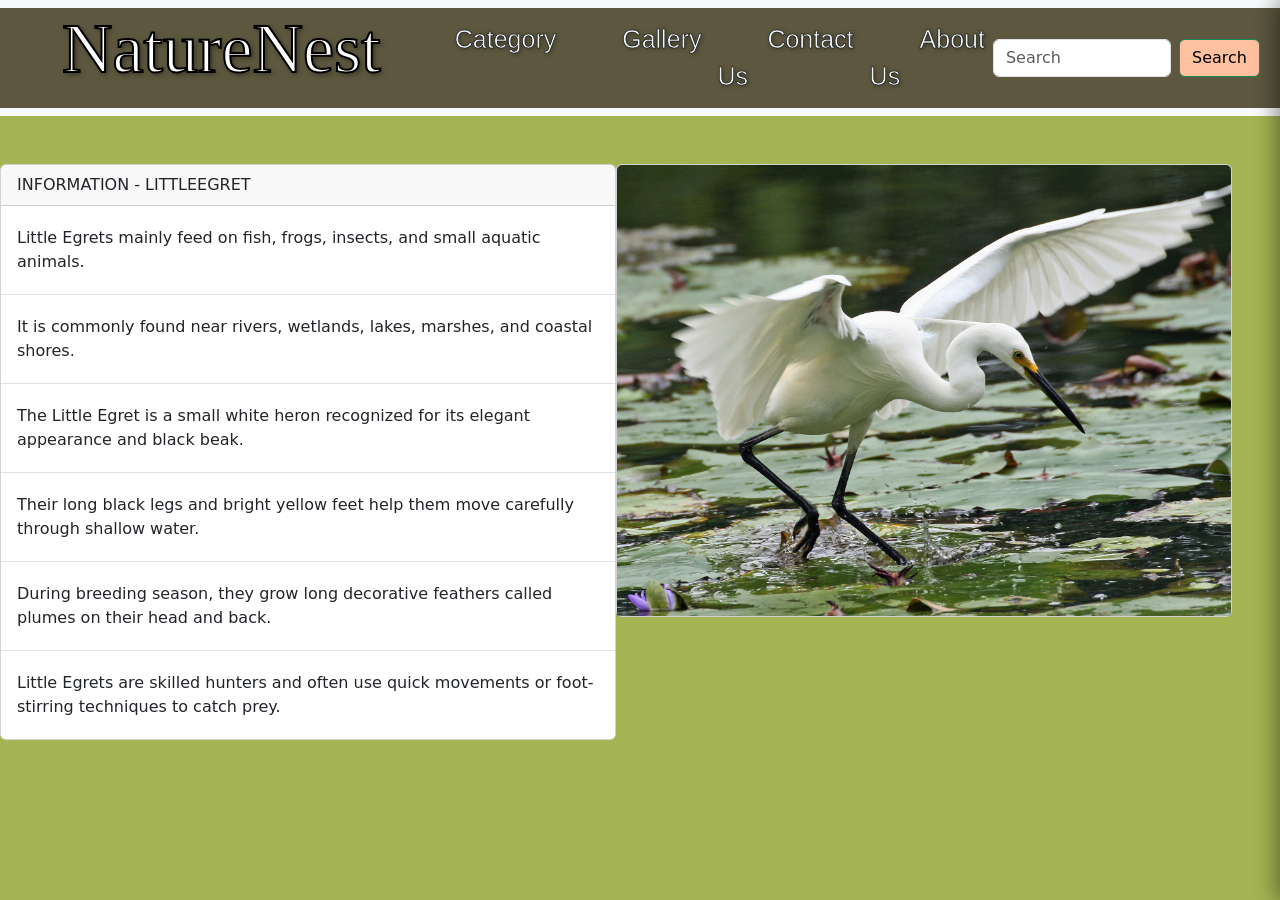
<file: LittleEgret.html>
<!DOCTYPE html>
<html lang="en">
<head>
    <meta charset="UTF-8">
    <meta name="viewport" content="width=device-width, initial-scale=1.0">
    <title>Little Egret</title>
    
    <link href="https://cdn.jsdelivr.net/npm/bootstrap@5.3.0/dist/css/bootstrap.min.css" rel="stylesheet">
    <link rel="stylesheet" href="style.css">
    <link href="https://cdn.jsdelivr.net/npm/bootstrap-icons@1.11.3/font/bootstrap-icons.min.css" rel="stylesheet">
    
</head>
<body>
    
    <nav class="navbar navbar-expand-lg bg-body-tertiary">
        <div class="container-fluid">
            <a class="navbar-brand" href="index.html">NatureNest</a>
            <button class="navbar-toggler" type="button" data-bs-toggle="collapse" data-bs-target="#navbarSupportedContent" aria-controls="navbarSupportedContent" aria-expanded="false" aria-label="Toggle navigation">
                <span class="navbar-toggler-icon"></span>
            </button>
            <div class="collapse navbar-collapse" id="navbarSupportedContent">
                <ul class="navbar-nav me-auto mb-2 mb-lg-0 text-align: center">
                    <li class="nav-item">
                        <a class="nav-link" href="category.html">Category</a>
                    </li>
                    <li class="nav-item">
                        <a class="nav-link" href="gallery.html">Gallery</a>
                    </li>
                    <li class="nav-item">
                        <a class="nav-link" href="contact us.html">Contact Us</a>
                    </li>
                    <li class="nav-item">
                        <a class="nav-link" href="about us.html">About Us</a>
                    </li>
                </ul>
                <form class="d-flex" role="search">
                    <input class="form-control type="search" placeholder="Search" aria-label="Search"/>
                    <button class="btn btn-outline-success  me-2 ms-2"" type="submit">Search</button>
                </form>
            </div>
        </div>
    </nav>

    <div class="d-flex justify-content-between align-items-start">
        <div class="card ms-auto mt-5" style="width: 40rem;">
            <div class="card-header">
                INFORMATION - LITTLEEGRET
            </div>
            <ul class="list-group list-group-flush">
                <li class="list-group-item">Little Egrets mainly feed on fish, frogs, insects, and small aquatic animals.</li>
                <li class="list-group-item">It is commonly found near rivers, wetlands, lakes, marshes, and coastal shores.</li>
                <li class="list-group-item">The Little Egret is a small white heron recognized for its elegant appearance and black beak.</li>
                <li class="list-group-item">Their long black legs and bright yellow feet help them move carefully through shallow water.</li>
                <li class="list-group-item">During breeding season, they grow long decorative feathers called plumes on their head and back.</li>
                <li class="list-group-item">Little Egrets are skilled hunters and often use quick movements or foot-stirring techniques to catch prey.</li>
            </ul>
        </div>
        
        
        <div class= "card ms-auto me-5 mt-5 mb-5" style= "width: 40rem;" >
            <img src="/Images of birds/Birds photos/new white.jpg" class="card-img-top" alt="">
        </div>
    </div>
    
<!-- Firsty with the help of youtube and boostrap but mainly youtube, I created a sidebar with a sign in and sign up ( doesnt work) what I did was create a link(a) to the two bottoms so when the user press login it takes them to the home page -->

    <div class="login-sidebar">
        <h2>Login</h2>
        <input type="text" placeholder="Username">
        <input type="password" placeholder="Password">
        <a href="index.html"><button>Login</button></a>
        <hr>
        <h3>Sign Up</h3>
        <input type="email" placeholder="Email">
        <input type="password" placeholder="Create Password">
        <a href="index.html"> <button>Sign Up</button></a>
    </div>

</body>
</html>
</file>
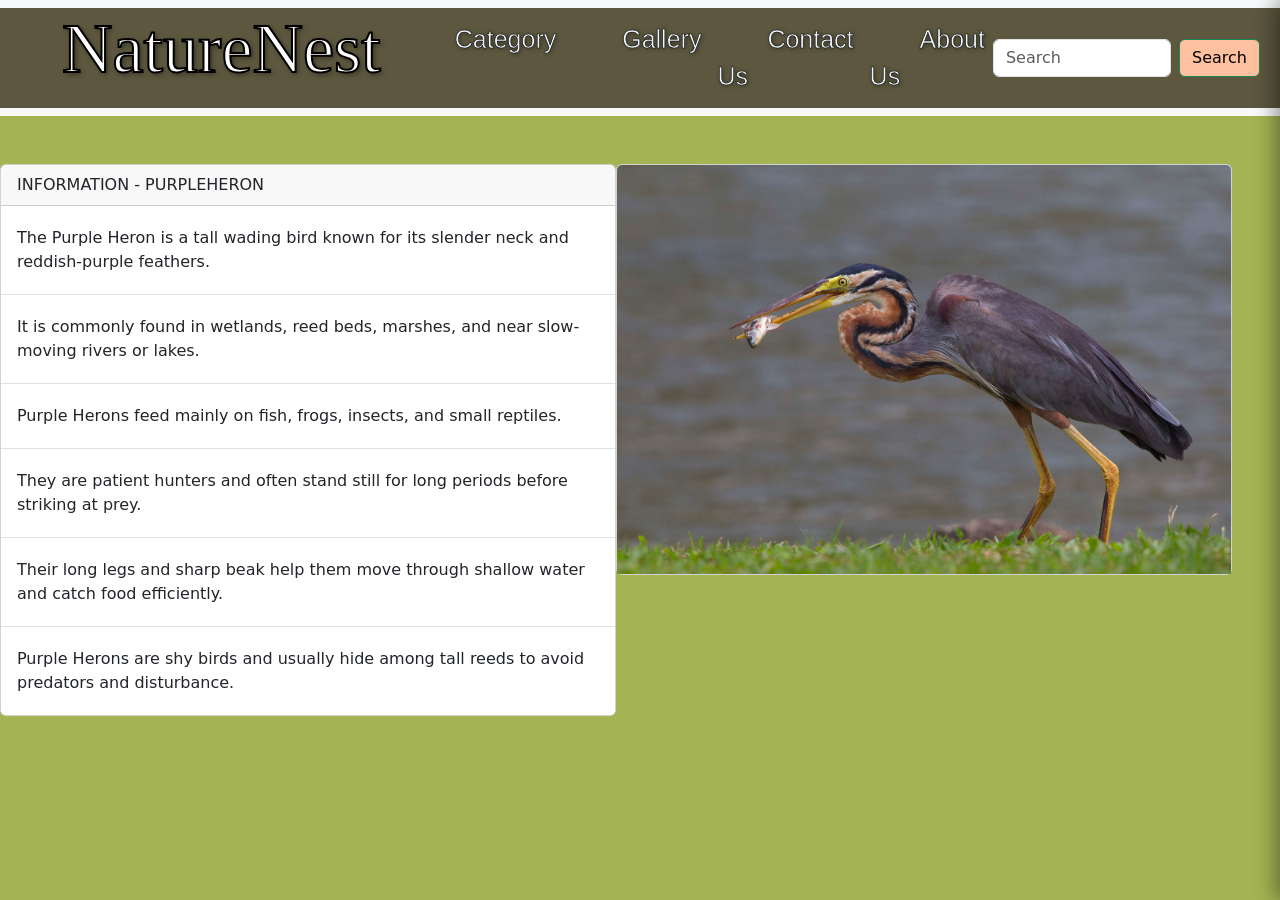
<file: purpleheron.html>
<!DOCTYPE html>
<html lang="en">
<head>
    <meta charset="UTF-8">
    <meta name="viewport" content="width=device-width, initial-scale=1.0">
    <title>Purple Heron</title>

    <link href="https://cdn.jsdelivr.net/npm/bootstrap@5.3.0/dist/css/bootstrap.min.css" rel="stylesheet">
    <link rel="stylesheet" href="style.css">
    <link href="https://cdn.jsdelivr.net/npm/bootstrap-icons@1.11.3/font/bootstrap-icons.min.css" rel="stylesheet">


</head>

<body>
    
    <nav class="navbar navbar-expand-lg bg-body-tertiary">
        <div class="container-fluid">
            <a class="navbar-brand" href="index.html">NatureNest</a>
            <button class="navbar-toggler" type="button" data-bs-toggle="collapse" data-bs-target="#navbarSupportedContent" aria-controls="navbarSupportedContent" aria-expanded="false" aria-label="Toggle navigation">
                <span class="navbar-toggler-icon"></span>
            </button>
            <div class="collapse navbar-collapse" id="navbarSupportedContent">
                <ul class="navbar-nav me-auto mb-2 mb-lg-0 text-align: center">
                    <li class="nav-item">
                        <a class="nav-link" href="category.html">Category</a>
                    </li>
                    <li class="nav-item">
                        <a class="nav-link" href="gallery.html">Gallery</a>
                    </li>
                    <li class="nav-item">
                        <a class="nav-link" href="contact us.html">Contact Us</a>
                    </li>
                    <li class="nav-item">
                        <a class="nav-link" href="about us.html">About Us</a>
                    </li>
                </ul>
                <form class="d-flex" role="search">
                    <input class="form-control type="search" placeholder="Search" aria-label="Search"/>
                    <button class="btn btn-outline-success  me-2 ms-2"" type="submit">Search</button>
                </form>
            </div>
        </div>
    </nav>
    
    <div class="d-flex justify-content-between align-items-start">
        <div class="card ms-auto mt-5" style="width: 40rem;">
            <div class="card-header">
                INFORMATION - PURPLEHERON
            </div>
            <ul class="list-group list-group-flush">
                <li class="list-group-item">The Purple Heron is a tall wading bird known for its slender neck and reddish-purple feathers.</li>
                <li class="list-group-item">It is commonly found in wetlands, reed beds, marshes, and near slow-moving rivers or lakes.</li>
                <li class="list-group-item">Purple Herons feed mainly on fish, frogs, insects, and small reptiles.</li>
                <li class="list-group-item">They are patient hunters and often stand still for long periods before striking at prey.</li>
                <li class="list-group-item">Their long legs and sharp beak help them move through shallow water and catch food efficiently.</li>
                <li class="list-group-item">Purple Herons are shy birds and usually hide among tall reeds to avoid predators and disturbance.</li>
            </ul>
        </div>
        
        
        <div class= "card ms-auto me-5 mt-5 mb-5" style= "width: 40rem;" >
            <img src="/Images of birds/Birds photos/NEW NEW.jpg" class="card-img-top" alt="">
        </div>
    </div>
    
<!-- Firsty with the help of youtube and boostrap but mainly youtube, I created a sidebar with a sign in and sign up ( doesnt work) what I did was create a link(a) to the two bottoms so when the user press login it takes them to the home page -->

    <div class="login-sidebar">
        <h2>Login</h2>
        <input type="text" placeholder="Username">
        <input type="password" placeholder="Password">
        <a href="index.html"><button>Login</button></a>
        <hr>
        <h3>Sign Up</h3>
        <input type="email" placeholder="Email">
        <input type="password" placeholder="Create Password">
        <a href="index.html"> <button>Sign Up</button></a>
    </div>

<body>
    
</html>
</file>
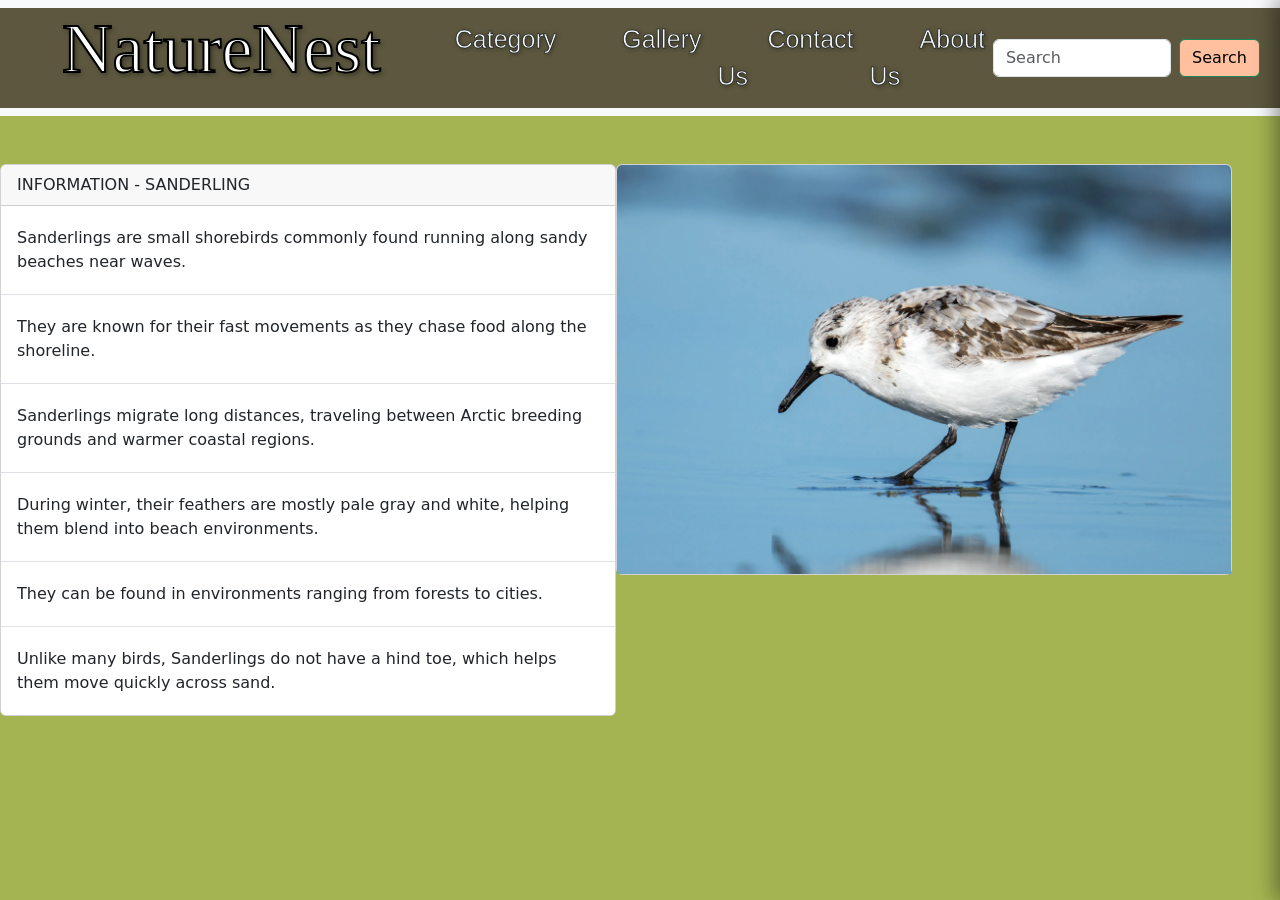
<file: sanderling.html>
<!DOCTYPE html>
<html lang="en">
<head>
    <meta charset="UTF-8">
    <meta name="viewport" content="width=device-width, initial-scale=1.0">
    <title>Sanderling</title>
    
    <link href="https://cdn.jsdelivr.net/npm/bootstrap@5.3.0/dist/css/bootstrap.min.css" rel="stylesheet">
    <link rel="stylesheet" href="style.css">
    <link href="https://cdn.jsdelivr.net/npm/bootstrap-icons@1.11.3/font/bootstrap-icons.min.css" rel="stylesheet">
    
</head>
<body>
    
    <nav class="navbar navbar-expand-lg bg-body-tertiary">
        <div class="container-fluid">
            <a class="navbar-brand" href="index.html">NatureNest</a>
            <button class="navbar-toggler" type="button" data-bs-toggle="collapse" data-bs-target="#navbarSupportedContent" aria-controls="navbarSupportedContent" aria-expanded="false" aria-label="Toggle navigation">
                <span class="navbar-toggler-icon"></span>
            </button>
            <div class="collapse navbar-collapse" id="navbarSupportedContent">
                <ul class="navbar-nav me-auto mb-2 mb-lg-0 text-align: center">
                    <li class="nav-item">
                        <a class="nav-link" href="category.html">Category</a>
                    </li>
                    <li class="nav-item">
                        <a class="nav-link" href="gallery.html">Gallery</a>
                    </li>
                    <li class="nav-item">
                        <a class="nav-link" href="contact us.html">Contact Us</a>
                    </li>
                    <li class="nav-item">
                        <a class="nav-link" href="about us.html">About Us</a>
                    </li>
                </ul>
                <form class="d-flex" role="search">
                    <input class="form-control type="search" placeholder="Search" aria-label="Search"/>
                    <button class="btn btn-outline-success  me-2 ms-2"" type="submit">Search</button>
                </form>
            </div>
        </div>
    </nav>
    
    
    <div class="d-flex justify-content-between align-items-start">
        <div class="card ms-auto mt-5" style="width: 40rem;">
            <div class="card-header">
                INFORMATION - SANDERLING
            </div>
            <ul class="list-group list-group-flush">
                <li class="list-group-item">Sanderlings are small shorebirds commonly found running along sandy beaches near waves.</li>
                <li class="list-group-item">They are known for their fast movements as they chase food along the shoreline.</li>
                <li class="list-group-item">Sanderlings migrate long distances, traveling between Arctic breeding grounds and warmer coastal regions.</li>
                <li class="list-group-item">During winter, their feathers are mostly pale gray and white, helping them blend into beach environments.</li>
                <li class="list-group-item">They can be found in environments ranging from forests to cities.</li>
                <li class="list-group-item">Unlike many birds, Sanderlings do not have a hind toe, which helps them move quickly across sand.</li>
            </ul>
        </div>
        
        
        <div class= "card ms-auto me-5 mt-5 mb-5" style= "width: 40rem;" >
            <img src="/Images of birds/Birds photos/sanderling white.webp" class="card-img-top" alt="https://cdn.download.ams.birds.cornell.edu/api/v1/asset/64814541/1800">
        </div>
    </div>
    

    <!-- Firsty with the help of youtube and boostrap but mainly youtube, I created a sidebar with a sign in and sign up ( doesnt work) what I did was create a link(a) to the two bottoms so when the user press login it takes them to the home page -->

    <div class="login-sidebar">
        <h2>Login</h2>
        <input type="text" placeholder="Username">
        <input type="password" placeholder="Password">
        <a href="index.html"><button>Login</button></a>
        <hr>
        <h3>Sign Up</h3>
        <input type="email" placeholder="Email">
        <input type="password" placeholder="Create Password">
        <a href="index.html"> <button>Sign Up</button></a>
    </div>

    
</body>
</html>
</file>
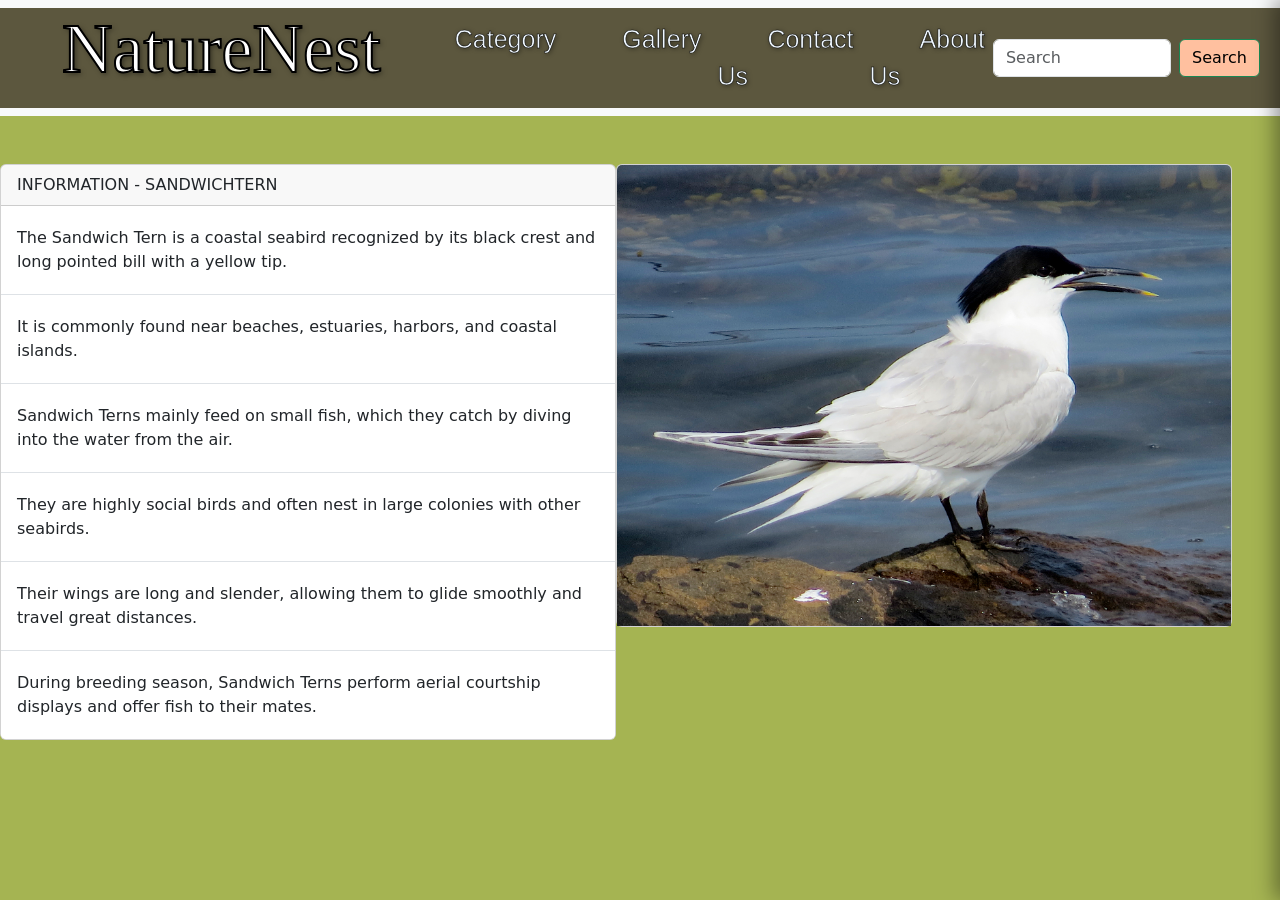
<file: sandwichtern.html>
<!DOCTYPE html>
<html lang="en">
<head>
    <meta charset="UTF-8">
    <meta name="viewport" content="width=device-width, initial-scale=1.0">
    <title>Sandwich Tern</title>
    
    <link href="https://cdn.jsdelivr.net/npm/bootstrap@5.3.0/dist/css/bootstrap.min.css" rel="stylesheet">
    <link rel="stylesheet" href="style.css">
    <link href="https://cdn.jsdelivr.net/npm/bootstrap-icons@1.11.3/font/bootstrap-icons.min.css" rel="stylesheet">
    
    
</head>
<body>
    
    <nav class="navbar navbar-expand-lg bg-body-tertiary">
        <div class="container-fluid">
            <a class="navbar-brand" href="index.html">NatureNest</a>
            <button class="navbar-toggler" type="button" data-bs-toggle="collapse" data-bs-target="#navbarSupportedContent" aria-controls="navbarSupportedContent" aria-expanded="false" aria-label="Toggle navigation">
                <span class="navbar-toggler-icon"></span>
            </button>
            <div class="collapse navbar-collapse" id="navbarSupportedContent">
                <ul class="navbar-nav me-auto mb-2 mb-lg-0 text-align: center">
                    <li class="nav-item">
                        <a class="nav-link" href="category.html">Category</a>
                    </li>
                    <li class="nav-item">
                        <a class="nav-link" href="gallery.html">Gallery</a>
                    </li>
                    <li class="nav-item">
                        <a class="nav-link" href="contact us.html">Contact Us</a>
                    </li>
                    <li class="nav-item">
                        <a class="nav-link" href="about us.html">About Us</a>
                    </li>
                </ul>
                <form class="d-flex" role="search">
                    <input class="form-control type="search" placeholder="Search" aria-label="Search"/>
                    <button class="btn btn-outline-success  me-2 ms-2"" type="submit">Search</button>
                </form>
            </div>
        </div>
    </nav>
    
    <div class="d-flex justify-content-between align-items-start">
        <div class="card ms-auto mt-5" style="width: 40rem;">
            <div class="card-header">
                INFORMATION - SANDWICHTERN
            </div>
            <ul class="list-group list-group-flush">
                <li class="list-group-item">The Sandwich Tern is a coastal seabird recognized by its black crest and long pointed bill with a yellow tip.</li>
                <li class="list-group-item">It is commonly found near beaches, estuaries, harbors, and coastal islands.</li>
                <li class="list-group-item">Sandwich Terns mainly feed on small fish, which they catch by diving into the water from the air.</li>
                <li class="list-group-item">They are highly social birds and often nest in large colonies with other seabirds.</li>
                <li class="list-group-item">Their wings are long and slender, allowing them to glide smoothly and travel great distances.</li>
                <li class="list-group-item">During breeding season, Sandwich Terns perform aerial courtship displays and offer fish to their mates.</li>
            </ul>
        </div>
        
        
        <div class= "card ms-auto me-5 mt-5 mb-5" style= "width: 40rem;" >
            <img src="/Images of birds/Birds photos/peak.jpg" class="card-img-top" alt="">
        </div>
    </div>
    
    
<!-- Firsty with the help of youtube and boostrap but mainly youtube, I created a sidebar with a sign in and sign up ( doesnt work) what I did was create a link(a) to the two bottoms so when the user press login it takes them to the home page -->

    <div class="login-sidebar">
        <h2>Login</h2>
        <input type="text" placeholder="Username">
        <input type="password" placeholder="Password">
        <a href="index.html"><button>Login</button></a>
        <hr>
        <h3>Sign Up</h3>
        <input type="email" placeholder="Email">
        <input type="password" placeholder="Create Password">
        <a href="index.html"> <button>Sign Up</button></a>
    </div>

</body>
</html>
</file>
<file: style.css>
.container-fluid{
    background-color: #5C573E;
    height: 100px;
}

body{
    background-color: #a5b452;
    overflow-x: hidden;
}

.navbar-brand{
    color: rgb(255, 255, 255);
    font-size: 70px;
    font-family: "Dopestyle";
    text-indent: 50px;
    padding-bottom: 25px;
    -webkit-text-stroke: 2px #000000;
    text-shadow: 2px 2px 5px rgba(0,0,0,0.5);
}




.nav-link{
    color: aliceblue;
    font-size: 25px;
    font-family: Arial, Helvetica, sans-serif;
    text-indent: 50px;
    -webkit-text-stroke:  0.5px #000000;
    text-shadow: 1px 1px 4px rgba(0,0,0,0.5);
    
}

.btn-outline-success{
    background-color: #FFC09F;
    color: black;
}

.btn-outline-success:hover{
    background-color: #000000;
    color: rgb(255, 255, 255);
}

.list-group-item{
    padding-top: 20px;
    padding-bottom: 20px;
}

footer{
    background: #000000;
    padding-top: 50px;
    margin: 0%;
    font-family: Arial, Helvetica, sans-serif;
    font-size: 16px;
    color: white;
    
}

.container{
    width: 1140px;
    margin: auto;
    display: flex;
    justify-content: center;
}

.footer-content{
    width: 33.3%;
    
}

h3{
    font-size: 28px;
    margin-bottom: 15px;
    text-align: center;
}

.footer-content p{
    width: 190px;
    margin: auto;
    padding: 7px;
}

.footer-content ul{
    text-align: center;
}

.list{
    padding: 0%;
}

.list li{
    width: auto;
    text-align: center;
    list-style-type: none;
    padding: 7px;
    position: relative;
}

.list li::before{
    content: attr();
    position: absolute;
    transform: translate(-50%, -50%);
    left: 50%;
    top: 100%;
    width: 0%;
    height: 2px;
    background: #5C573E;
    transition-duration: .5s;
}

.list li:hover::before{
    width: 70px;
}

.social-icons{
    text-align: center;
    padding: 0%;
}

.social-icons li{
    display: inline-block;
    text-align: center;
    padding: 5px;
}

.social-icons i{
    color: aliceblue;
    font-size: 25px;
}

a{
    text-decoration: none;
}

a:hover{
    color: #FFC09F;
}

.social-icons i:hover{
    color: #FFC09F;
}

.bottom-bar{
    background: #5C573E;
    text-align: center;
    padding: 10px 0;
    margin-top: 50px;
}

.bottom-bar p{
    color: #343434;
    margin: 0;
    font-size: 16px;
    padding: 7px;
}

.col{
    padding-left: 50px;
    padding-right: 50px;
    padding-top: 50px;
    padding-bottom: 50px;
}

.card{
    transition: all 0.3s ease;
    cursor: pointer;
}

.card:hover{
    transform: translateY(-10px);
    box-shadow: 0 10px 20px rgba(0,0,0,0.3);
}

.row img{
    width: 100%;
    height: 500px;
    object-fit: cover;
    border-radius: 10px;
    border: 3px solid #5a3d26;
    box-shadow: 0 0 15px rgba(0,0,0,0.4);
    transition: all 0.4s ease;
    border-radius: 15px;
    overflow: hidden;
}

.row img:hover{
    transform: scale(1.05);
    box-shadow: 0 10px 25px rgba(0,0,0,0.6);
    border: 3px solid #ffffff;
}

.contact-box input,
.contact-box textarea{
    width: 100%;
    padding: 15px;
    margin-bottom: 20px;
    border: 2px solid #ccc;
    border-radius: 12px;
    outline: none;
    transition: 0.3s ease;
    font-size: 16px;
}

.contact-box input:focus,
.contact-box textarea:focus{

    border-color: #5a3d26;
    box-shadow: 0 0 10px rgba(92,87,62,0.4);
}

.contact-box button{
    width: 100%;
    padding: 15px;
    border: none;
    border-radius: 12px;
    background-color: #FFC09F;
    color: rgb(0, 0, 0);
    font-size: 18px;
    transition: 0.3s ease;
}


.contact-box button:hover{
    background-color: #000000;
    color: #ffffff;
    transform: scale(1.02);
}

.contact-section{
    display: flex;
    justify-content: center;
    align-items: center;
    padding: 60px 20px;
}


.contact-box{
    width: 100%;
    max-width: 800px;
    background-color: transparent;
}


.about-card{
    width: 400px;
    height: 500px;
    border-radius: 20px;
    overflow: hidden;
    position: relative;
    background-image: url("/Images of birds/Birds photos/kevin-mueller-aeNg4YA41P8-unsplash.jpg");
    background-size: cover;
    background-position: center;
    box-shadow: 0 10px 25px rgba(0,0,0,0.4);
    transition: 0.4s ease;
}

.card-content{
    position: absolute;
    top: 50%;
    left: 50%;
    transform: translate(-50%, -50%);
    width: 80%;
    text-align: center;
    color: white;
}

.card-content p{
    max-width: 90%;
    line-height: 1.8;
    font-size: 15px;
    text-align: center;
    margin-right: auto;
    margin-left: auto;
    font-family: Arial, Helvetica, sans-serif;
}

.about-section{

    display: flex;
    justify-content: center;
    align-items: center;
    min-height: 100vh;
}

.card-content h2{
    font-size: 50px;
    margin-bottom: 20px;
    text-decoration: underline white;
    font-family: Arial, Helvetica, sans-serif;
}


.about-card::before{
    content: "";
    position: absolute;
    inset: 0;
    background: rgba(0,0,0,0.45);
}

.card-link{
    text-decoration: none;
    color: inherit;
}



.login-sidebar{
    position: fixed;
    top: 0;
    right: -320px;
    width: 320px;
    height: 100vh;
    background-color: #5C573E;
    padding: 30px;
    z-index: 999;
    transition: 0.4s ease;
    box-shadow: -5px 0 20px rgba(0,0,0,0.4);
}


.login-sidebar:hover{
    right: 0;
}


.login-sidebar::before{
    content: "";
    position: absolute;
    left: -40px;
    top: 0;
    width: 40px;
    height: 100%;
}

.login-sidebar h2,
.login-sidebar h3{
    color: white;
    text-align: center;
    margin-bottom: 20px;
}


.login-sidebar input{
    width: 100%;
    padding: 12px;
    margin-bottom: 15px;
    border: none;
    border-radius: 10px;
    outline: none;
}


.login-sidebar button{
    width: 100%;
    padding: 12px;
    border: none;
    border-radius: 10px;
    background-color: #FFC09F;
    transition: 0.3s ease;
}


.login-sidebar button:hover{
    background-color: black;
    color: white;
}
</file>
